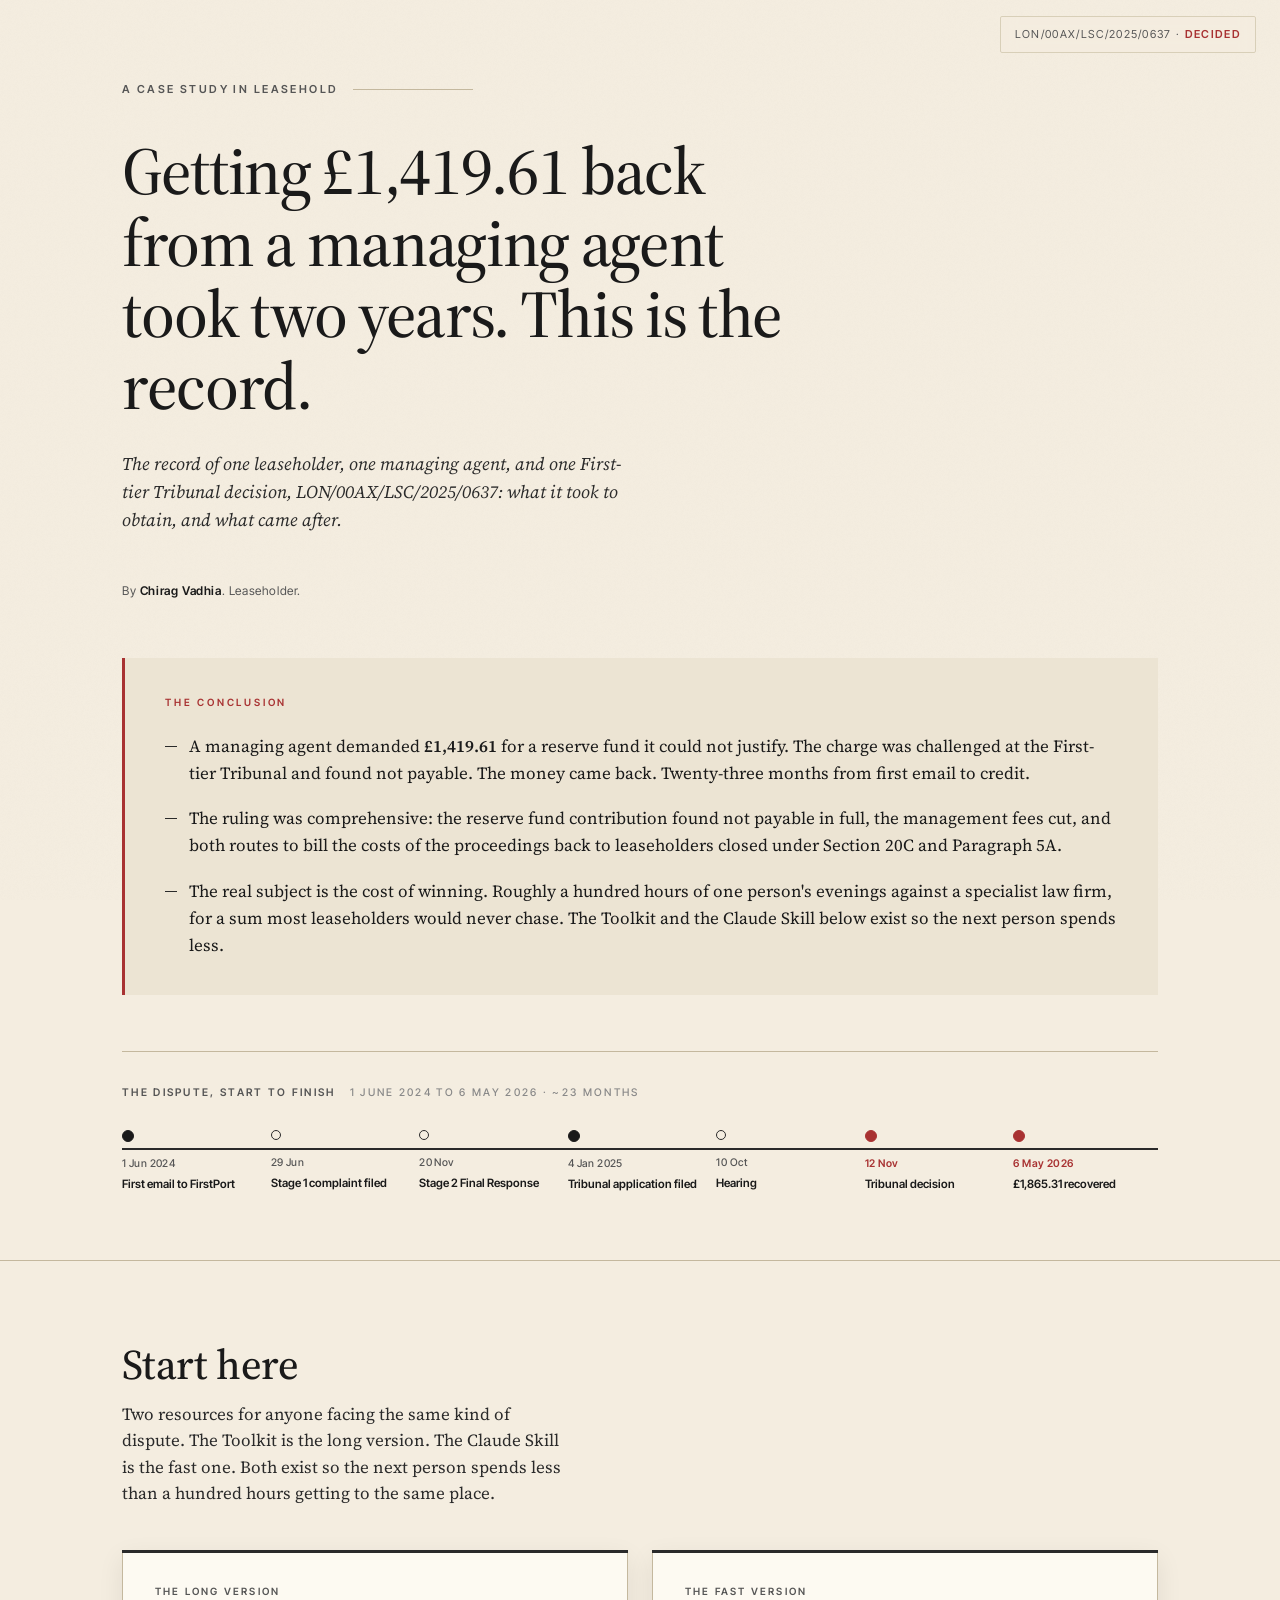
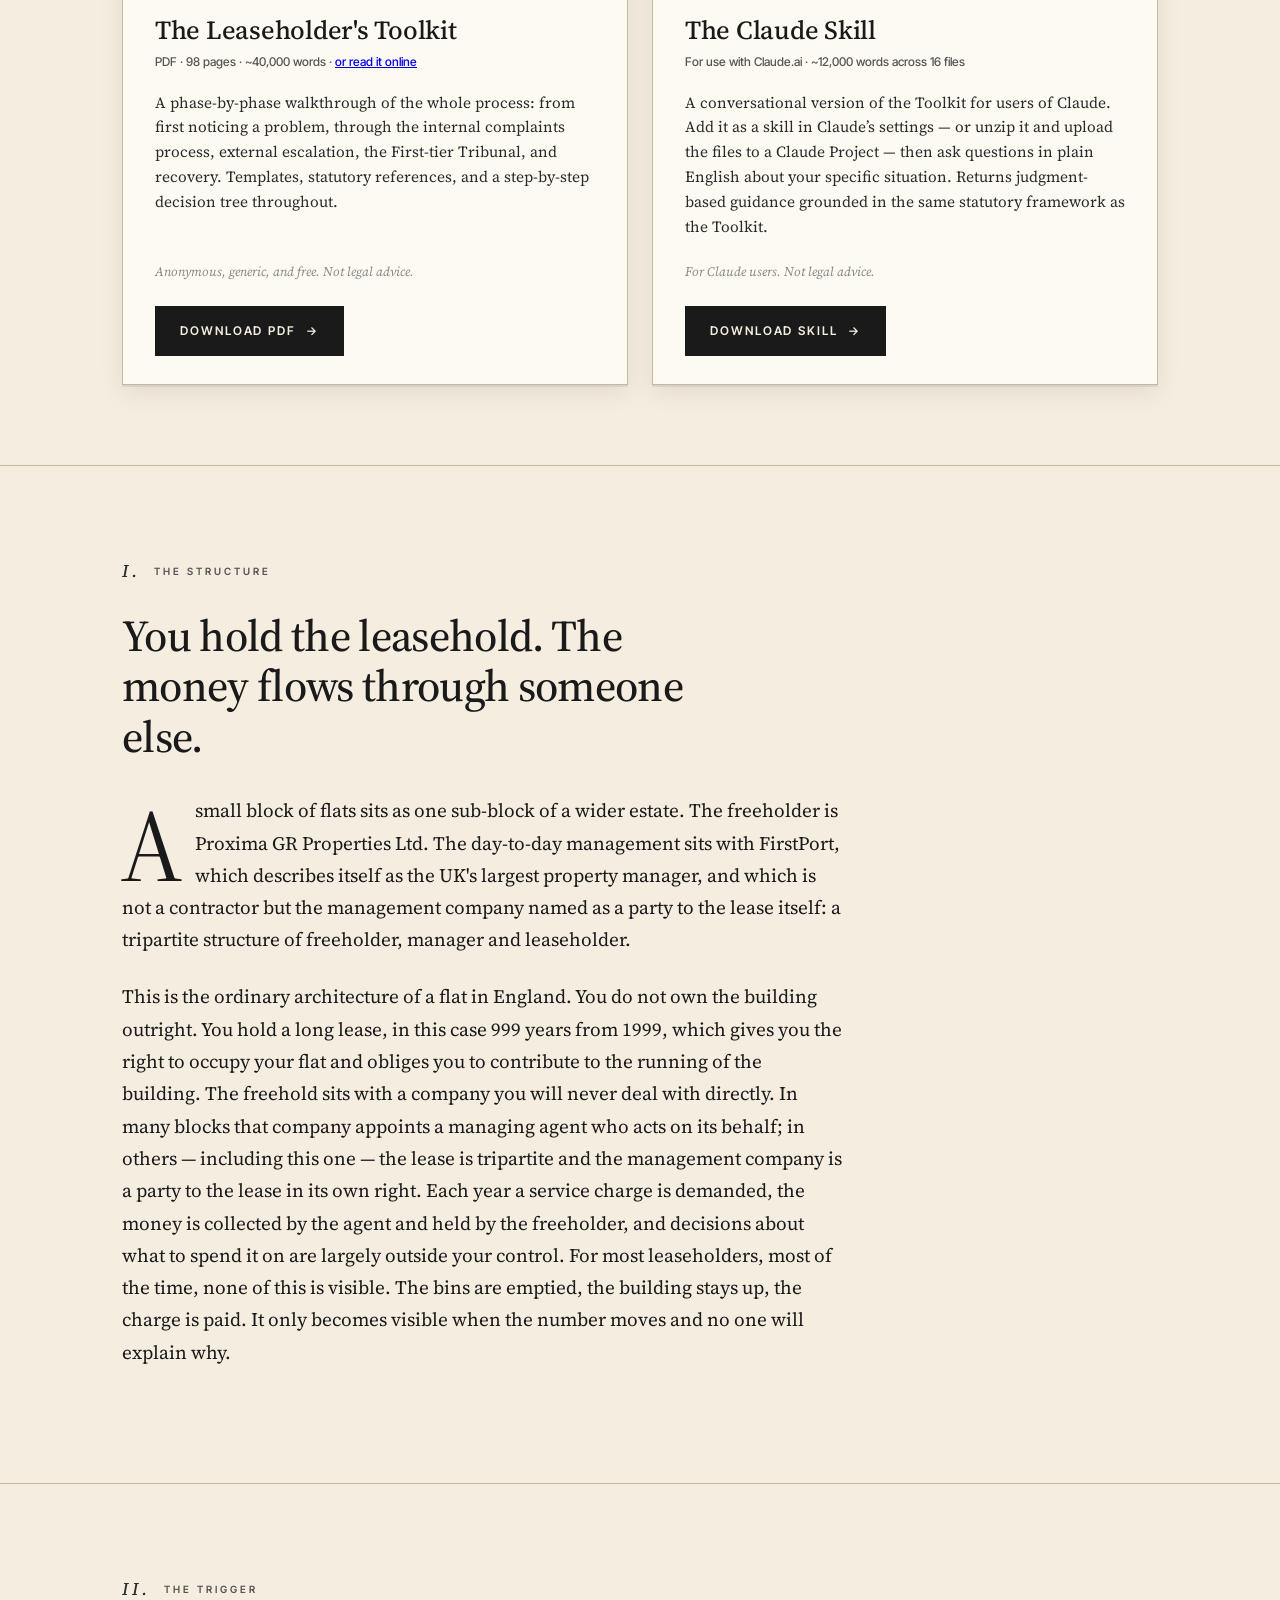
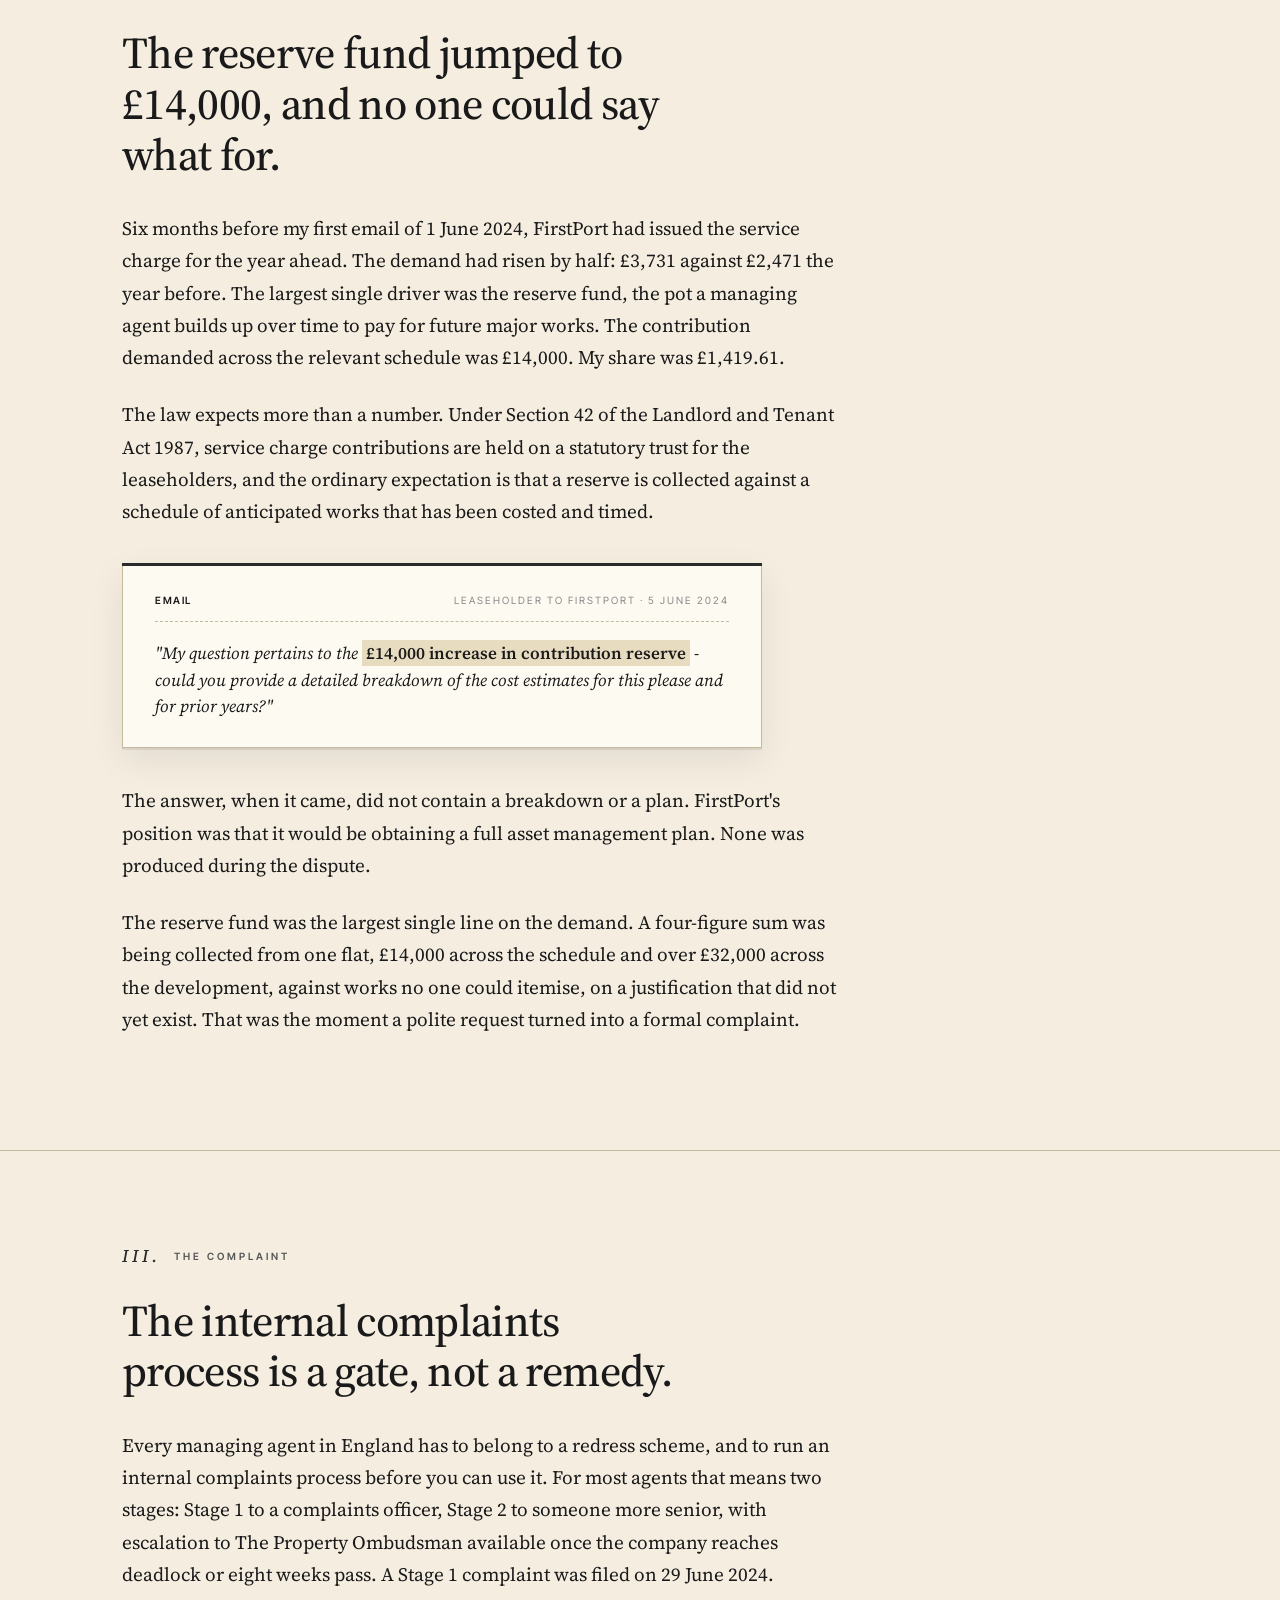
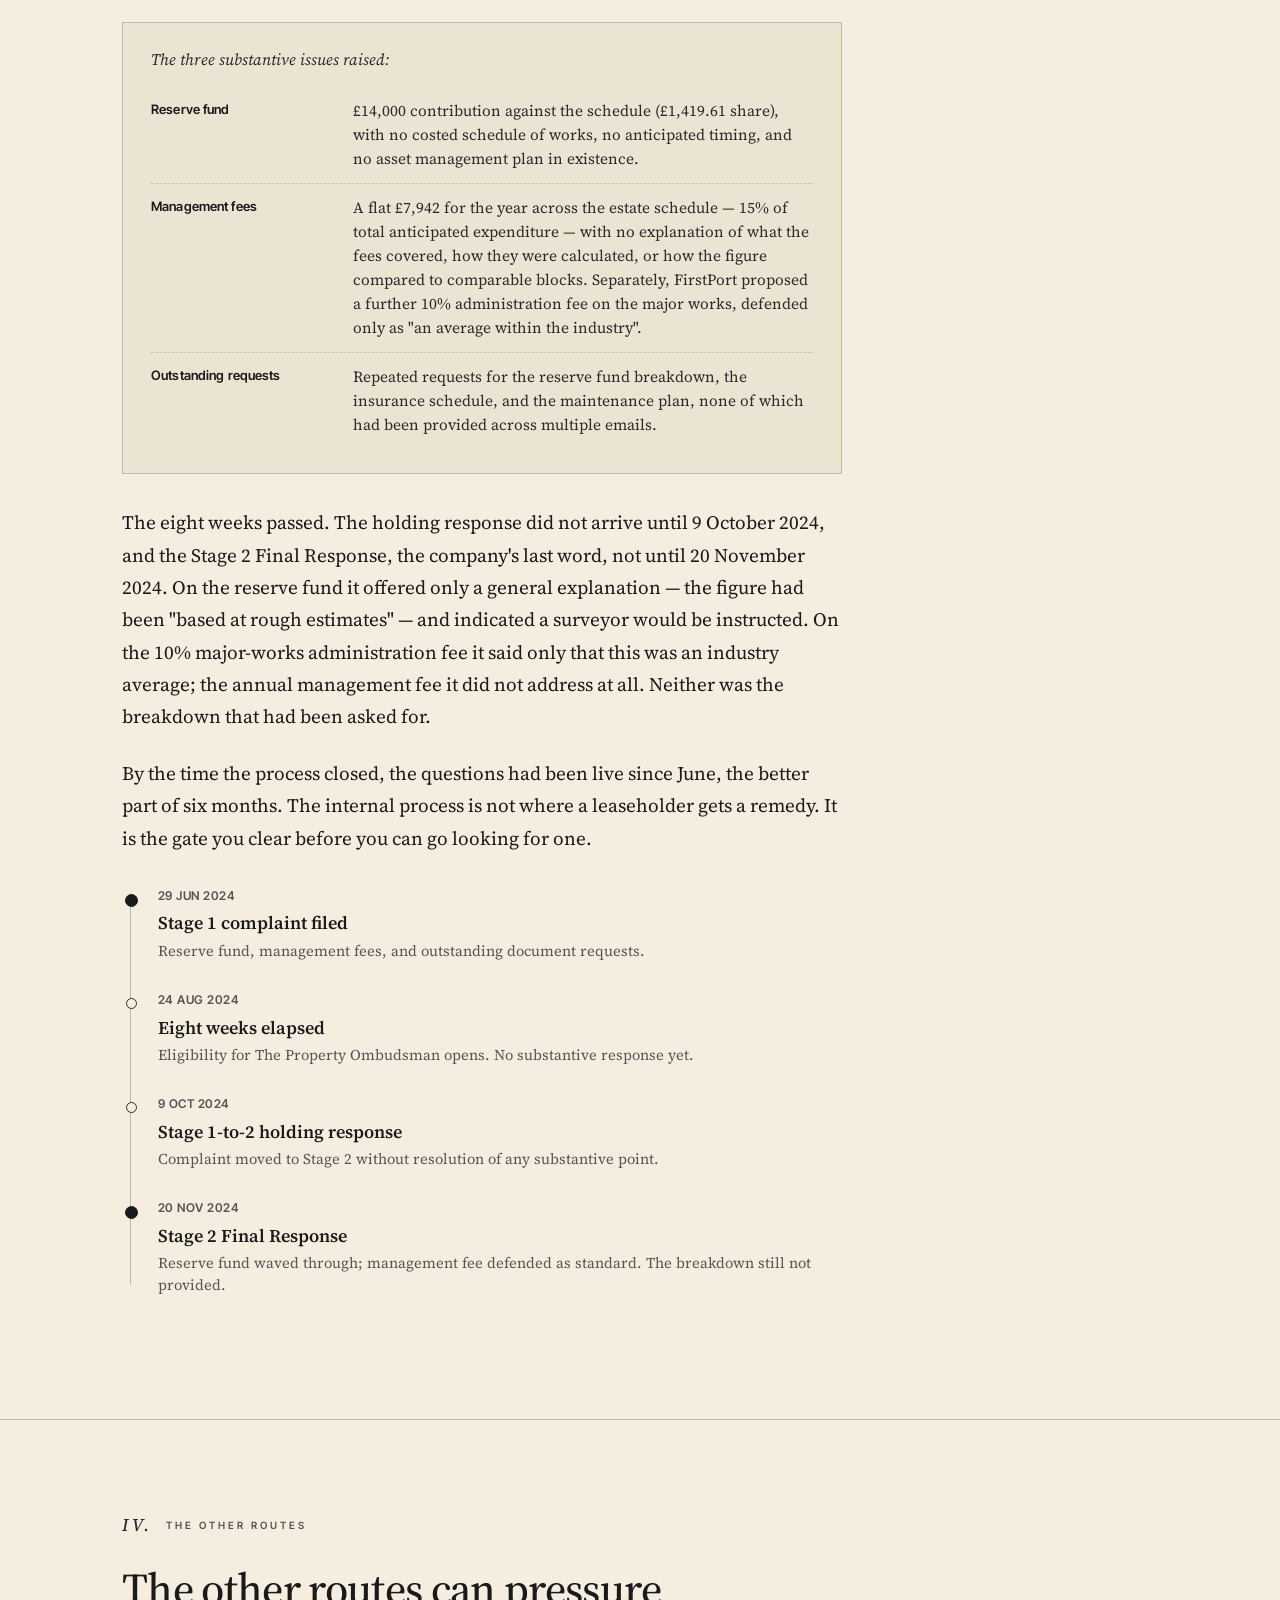
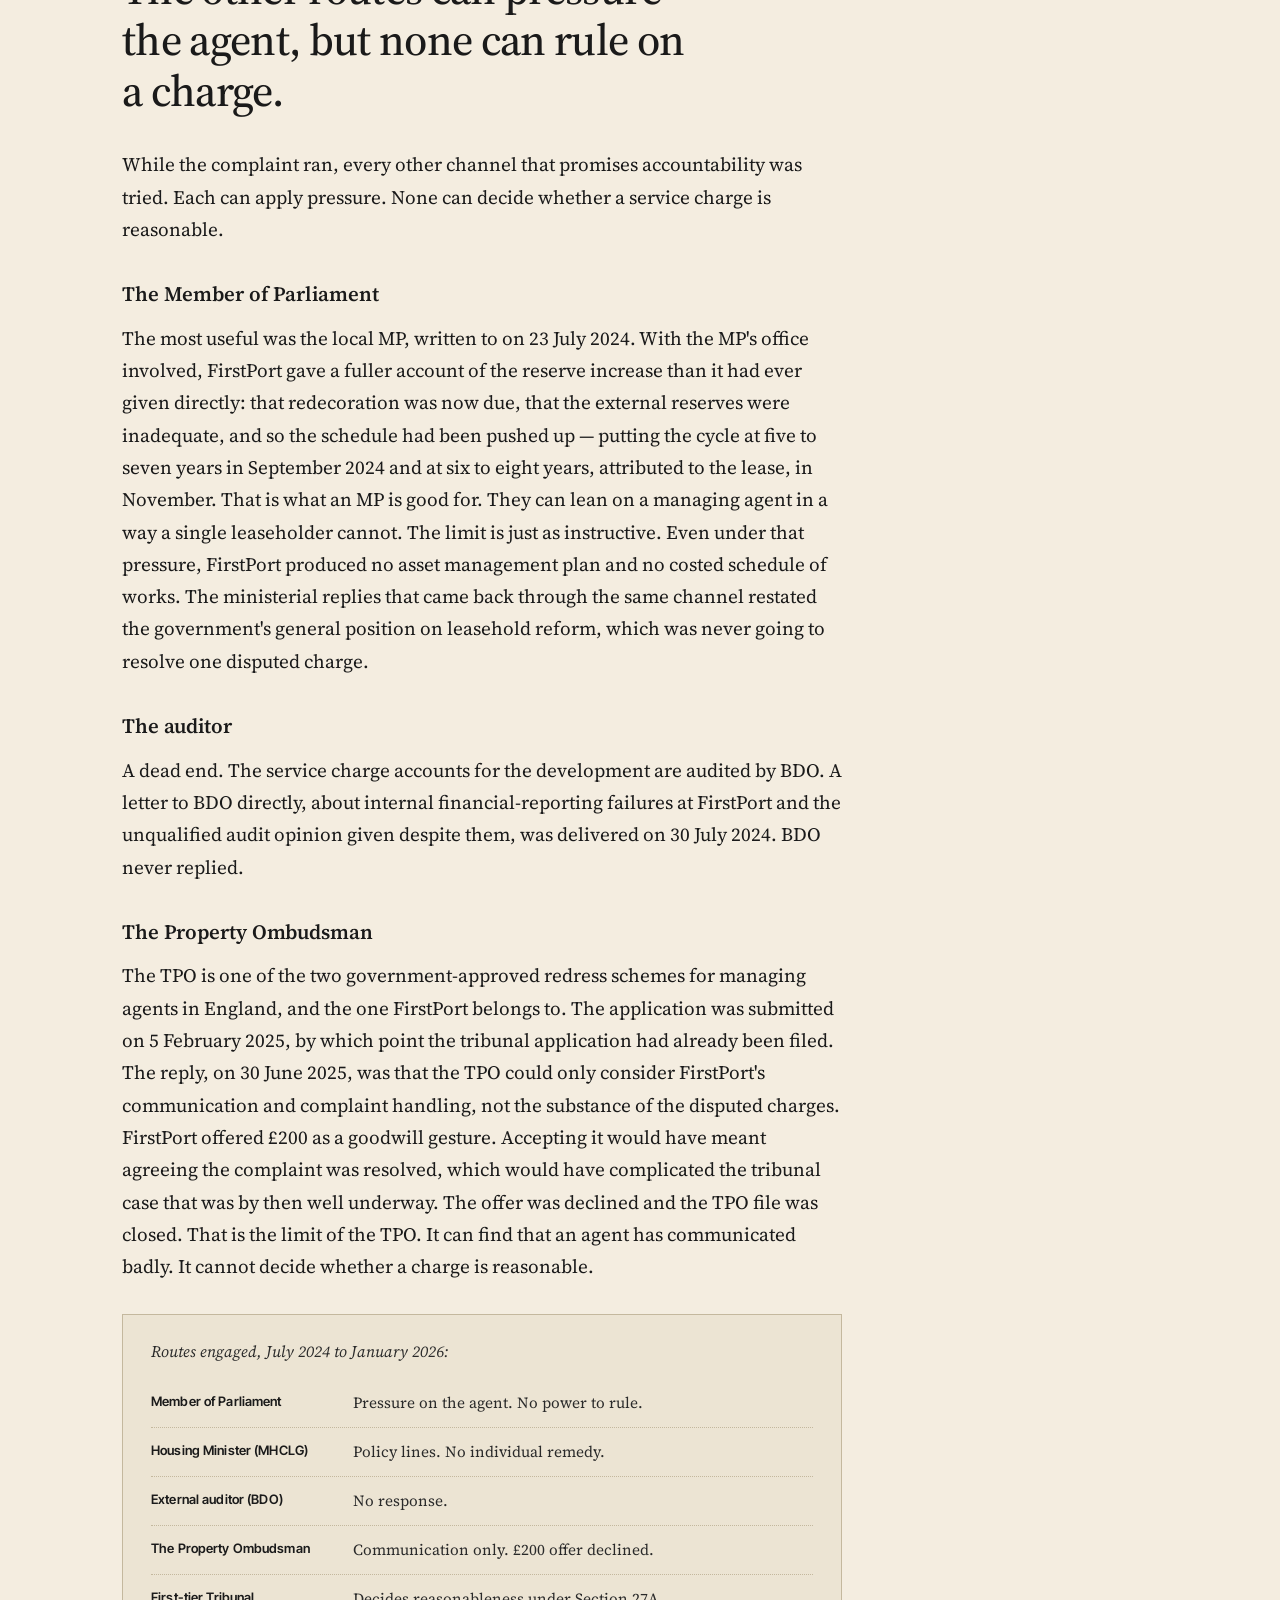
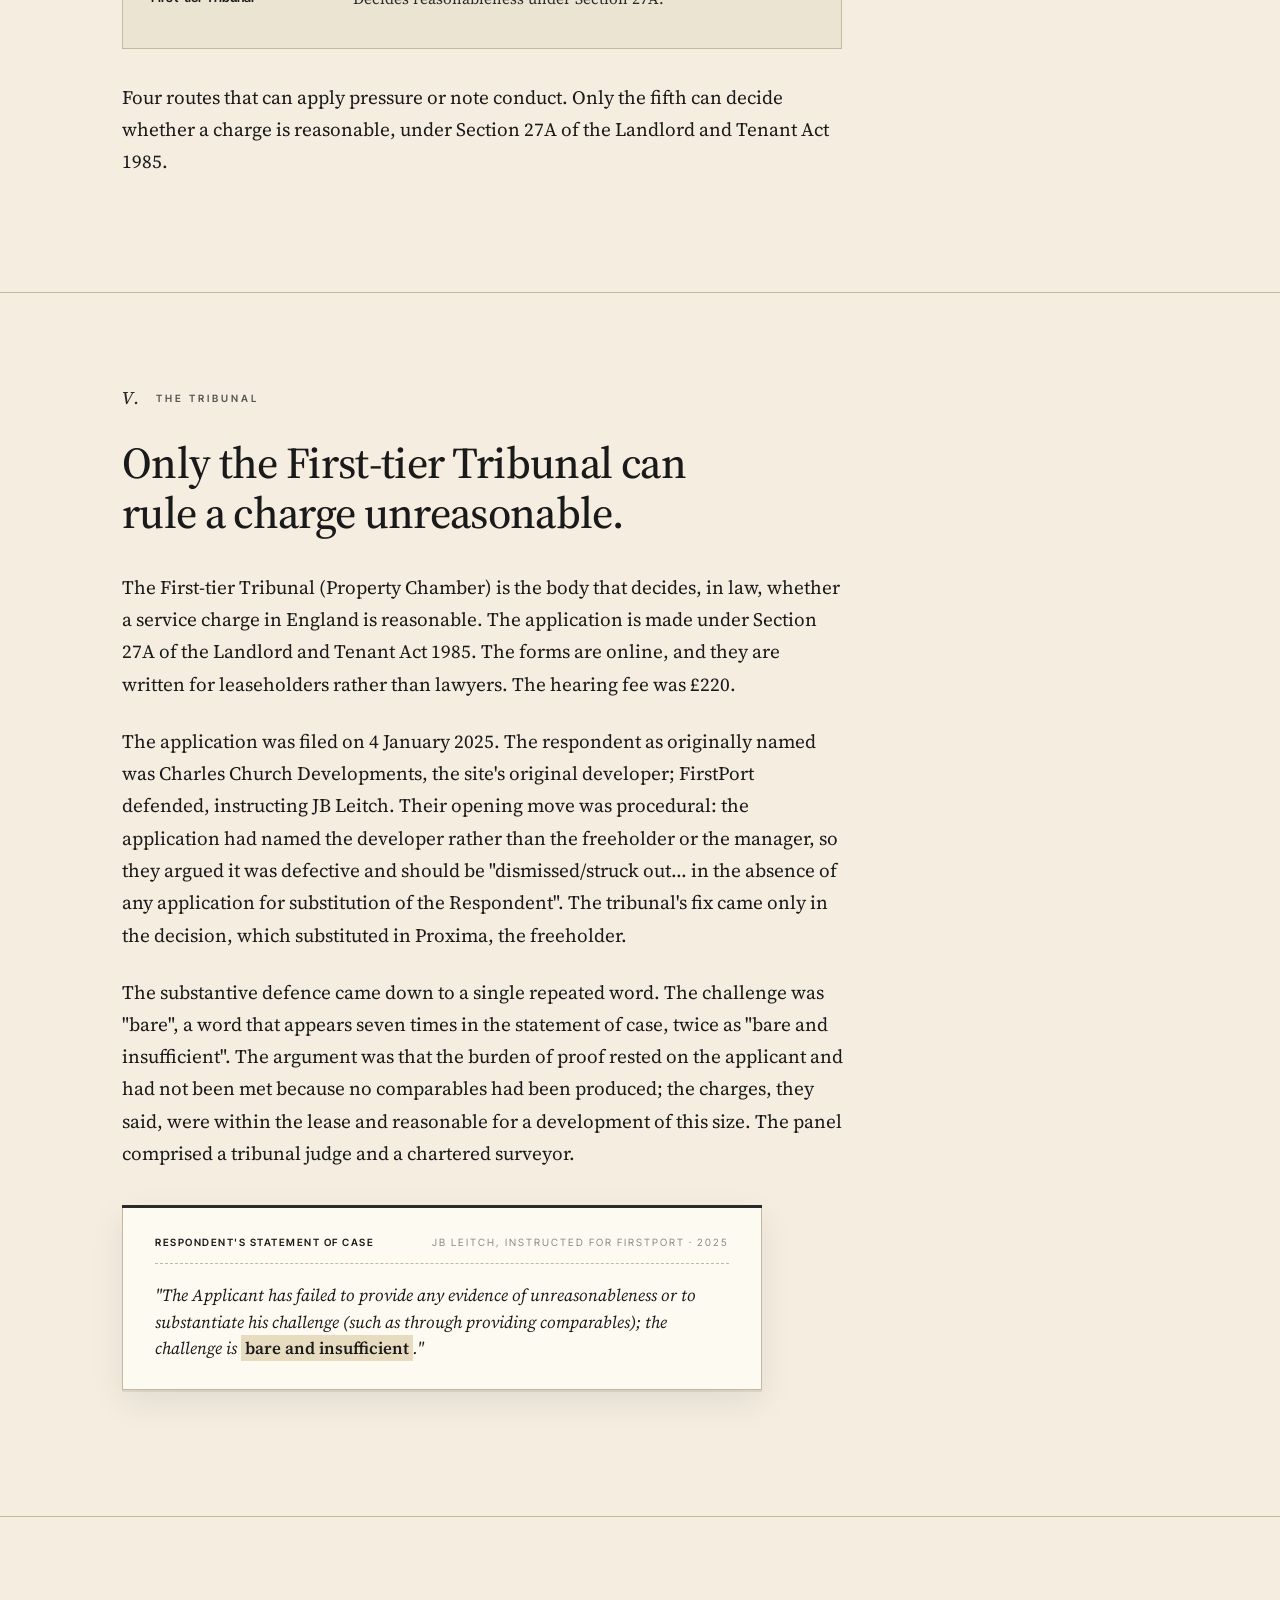
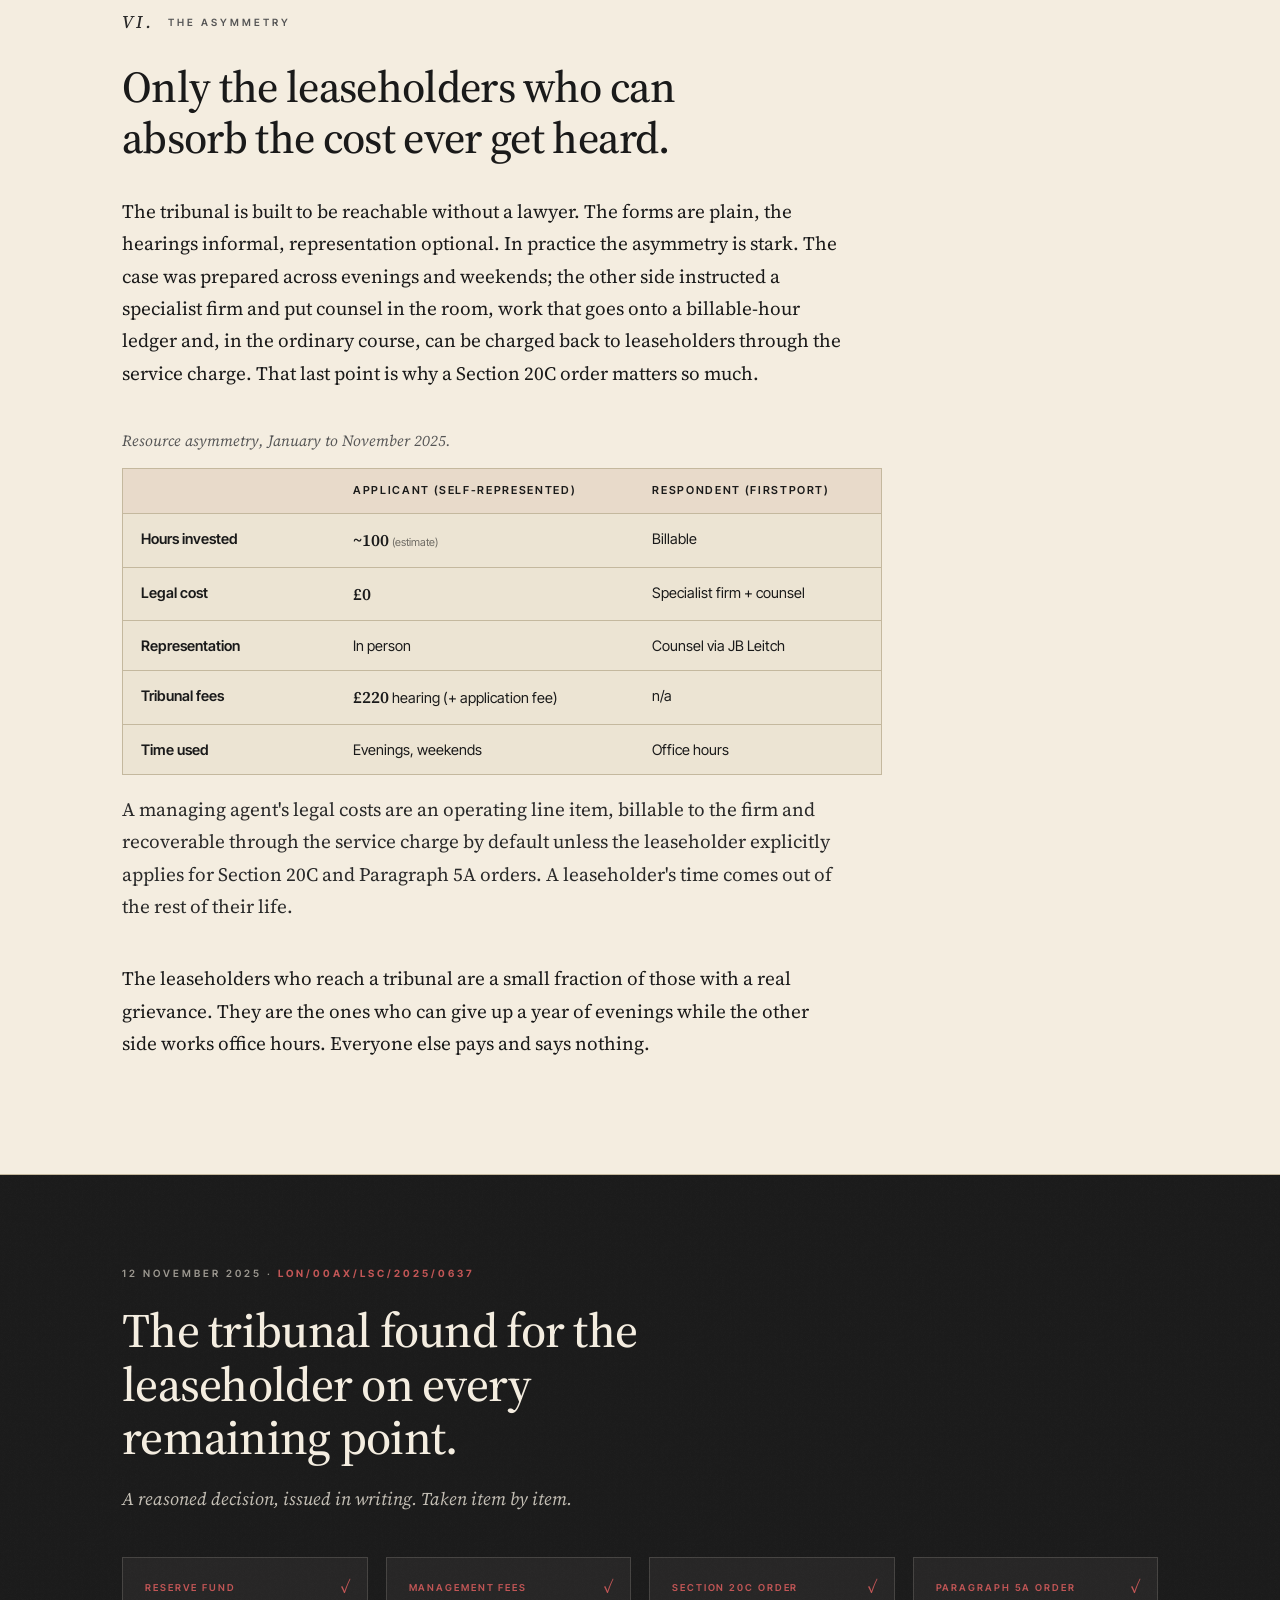
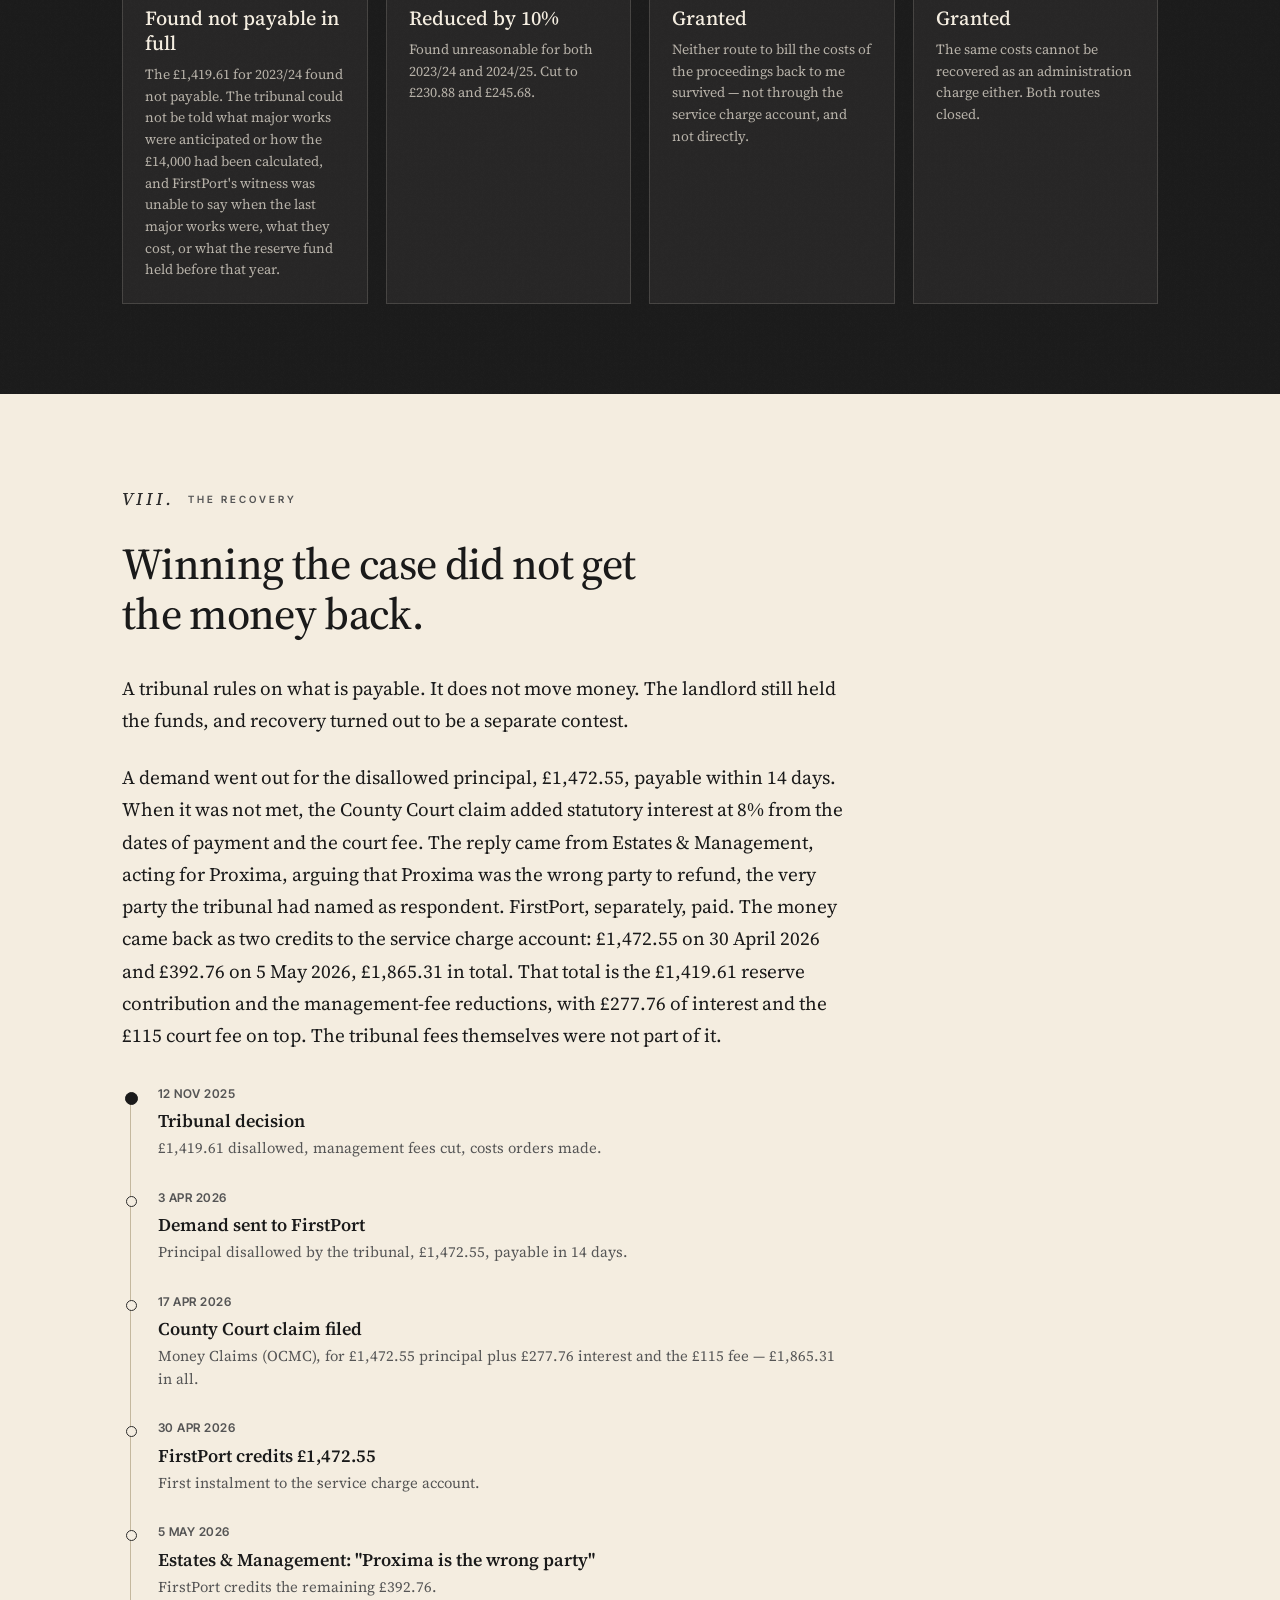
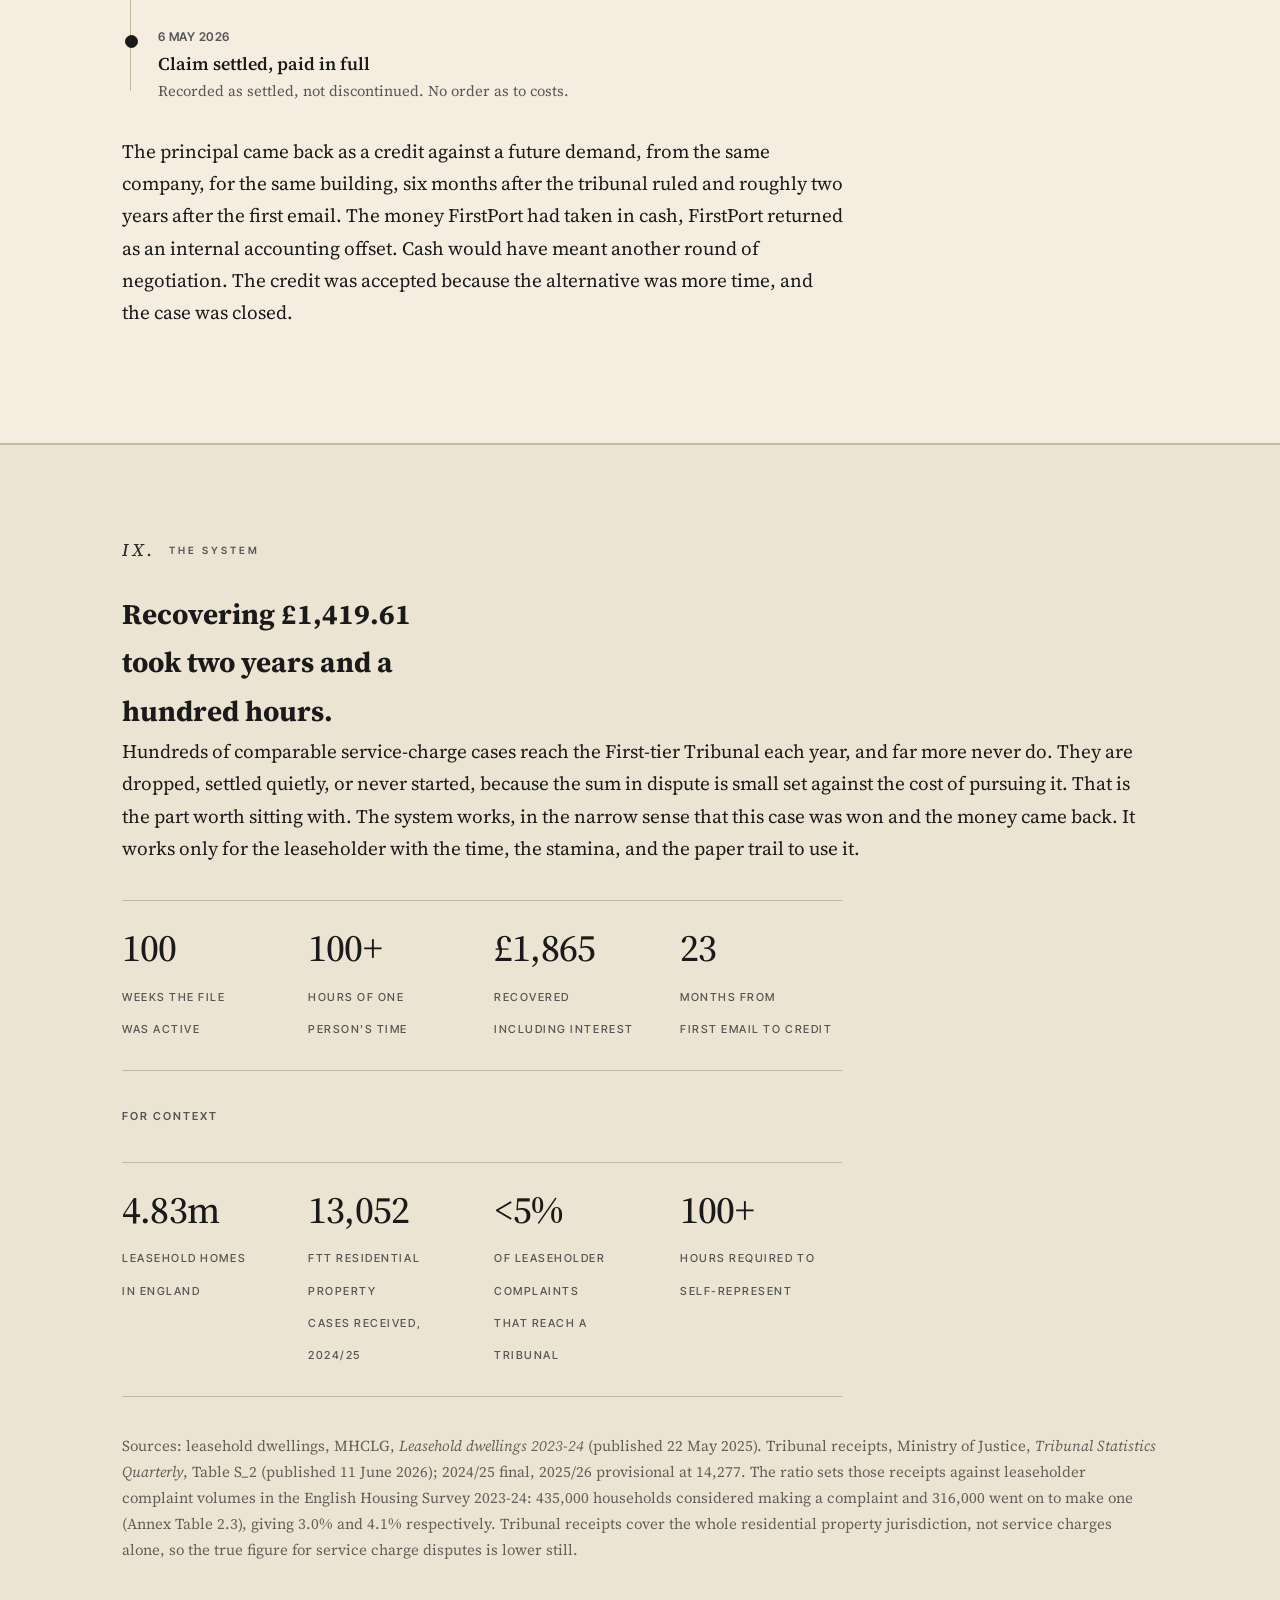
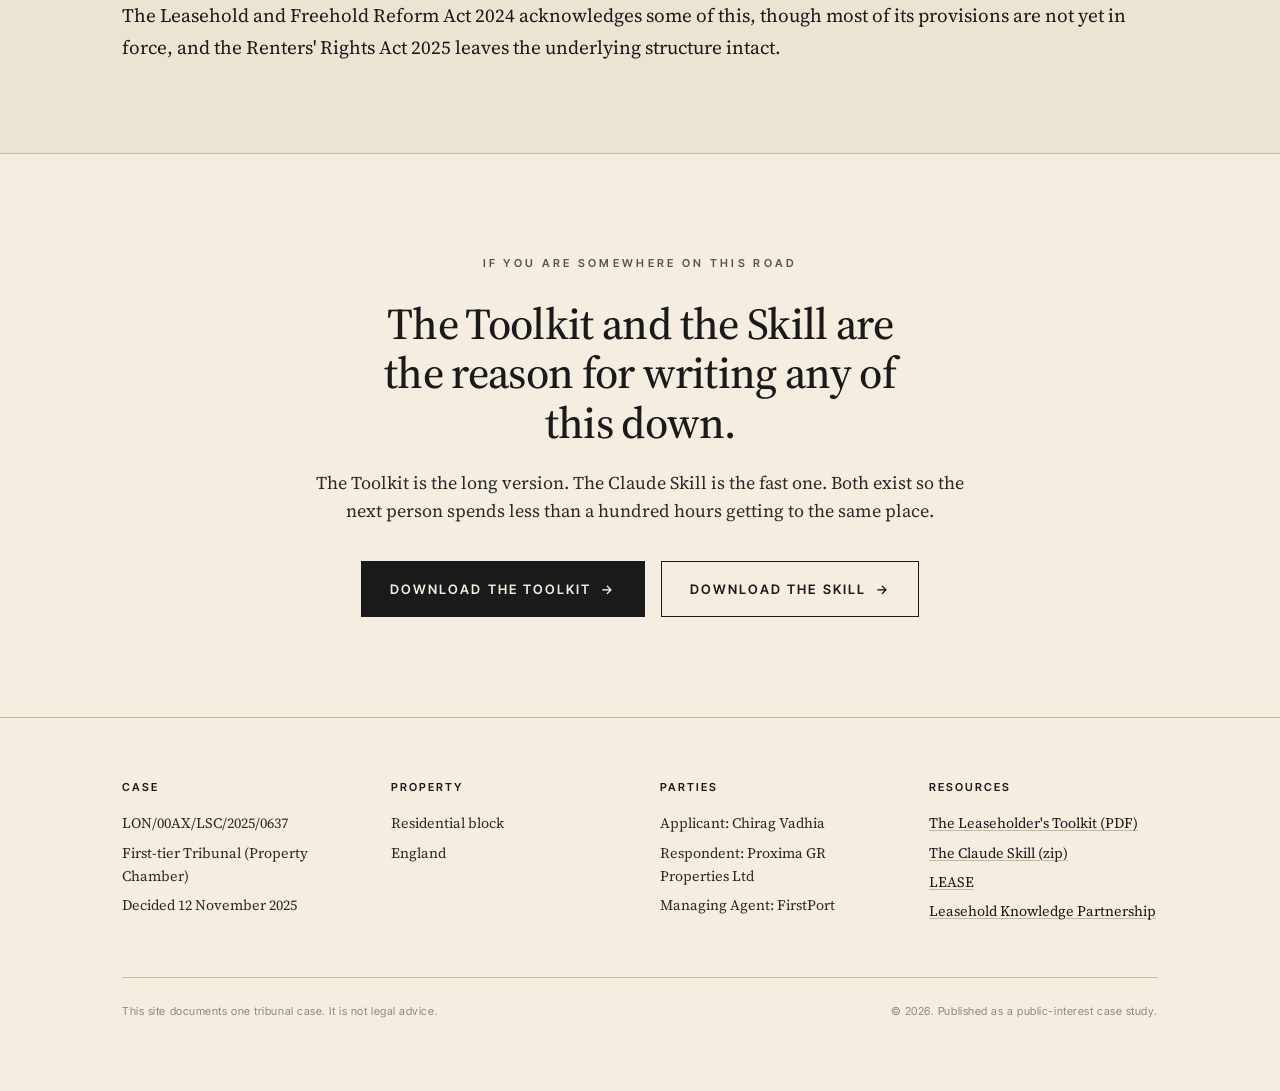
<file: index.html>
<!DOCTYPE html>
<html lang="en">
<head>
<meta charset="UTF-8">
<meta name="viewport" content="width=device-width, initial-scale=1.0">
<meta name="color-scheme" content="light">
<meta name="theme-color" content="#f4ede0">
<meta name="supported-color-schemes" content="light">
<title>A Case Study in Leasehold · LON/00AX/LSC/2025/0637</title>
<meta name="description" content="The record of one leaseholder, one managing agent, and one First-tier Tribunal decision: what it took to obtain, and what came after.">

<link rel="preconnect" href="https://fonts.googleapis.com">
<link rel="preconnect" href="https://fonts.gstatic.com" crossorigin>
<link href="https://fonts.googleapis.com/css2?family=Source+Serif+4:ital,opsz,wght@0,8..60,300;0,8..60,400;0,8..60,500;0,8..60,600;0,8..60,700;1,8..60,400&family=Inter+Tight:wght@400;500;600;700&display=swap" rel="stylesheet">

<style>
:root {
  color-scheme: light only;
  --paper: #f4ede0;
  --paper-dim: #ece4d3;
  --ink: #1a1a1a;
  --ink-soft: #2a2a2a;
  --ink-fade: #555;
  --ink-faint: #888;
  --rule: #c4b89e;
  --rule-faint: #d8cfb8;
  --accent: #a83232;
  --accent-soft: #c25656;
  --highlight: #e8dcc0;
  --shadow: rgba(20, 15, 5, 0.08);
  --container: 1100px;
}

* { margin: 0; padding: 0; box-sizing: border-box; }

html {
  scroll-behavior: smooth;
  -webkit-font-smoothing: antialiased;
  -moz-osx-font-smoothing: grayscale;
  color-scheme: light only;
  background: #f4ede0;
}

body {
  font-family: 'Source Serif 4', Georgia, serif;
  background: #f4ede0;
  color: #1a1a1a;
  font-size: 19px;
  line-height: 1.7;
  font-weight: 400;
  font-variation-settings: "opsz" 18;
  overflow-x: hidden;
}

body::before {
  content: '';
  position: fixed;
  inset: 0;
  background-image: url("data:image/svg+xml,%3Csvg xmlns='http://www.w3.org/2000/svg' width='200' height='200'%3E%3Cfilter id='n'%3E%3CfeTurbulence baseFrequency='0.85' numOctaves='3' stitchTiles='stitch'/%3E%3CfeColorMatrix values='0 0 0 0 0.4 0 0 0 0 0.35 0 0 0 0 0.25 0 0 0 0.06 0'/%3E%3C/filter%3E%3Crect width='100%25' height='100%25' filter='url(%23n)'/%3E%3C/svg%3E");
  pointer-events: none;
  z-index: 1;
  opacity: 0.5;
}

.container {
  max-width: var(--container);
  margin: 0 auto;
  padding: 0 32px;
  position: relative;
  z-index: 2;
}

.progress-rail {
  position: fixed;
  top: 0; left: 0; right: 0;
  height: 2px;
  background: transparent;
  z-index: 100;
}

.progress-bar {
  height: 100%;
  background: var(--accent);
  width: 0%;
  transition: width 0.1s linear;
}

.nav {
  position: fixed;
  top: 16px;
  right: 24px;
  z-index: 50;
  font-family: 'Inter Tight', sans-serif;
  font-size: 11px;
  letter-spacing: 0.12em;
  text-transform: uppercase;
  color: var(--ink-fade);
  background: rgba(244, 237, 224, 0.85);
  backdrop-filter: blur(8px);
  padding: 8px 14px;
  border: 1px solid var(--rule-faint);
  border-radius: 2px;
}

.nav .case-ref { color: var(--accent); font-weight: 600; }

/* HERO */
.hero {
  padding: 80px 0 60px;
  position: relative;
  z-index: 2;
  border-bottom: 1px solid var(--rule);
}

.hero-eyebrow {
  font-family: 'Inter Tight', sans-serif;
  font-size: 11px;
  letter-spacing: 0.22em;
  text-transform: uppercase;
  color: var(--ink-fade);
  margin-bottom: 36px;
  font-weight: 600;
  display: flex;
  align-items: center;
  gap: 14px;
}

.hero-eyebrow::after {
  content: '';
  flex: 1;
  height: 1px;
  background: var(--rule);
  max-width: 120px;
}

.hero h1 {
  font-family: 'Source Serif 4', serif;
  font-size: clamp(38px, 5.2vw, 72px);
  font-weight: 500;
  line-height: 1.08;
  letter-spacing: -0.02em;
  margin-bottom: 28px;
  font-variation-settings: "opsz" 60;
  max-width: 22ch;
  color: var(--ink);
}

.hero-deck {
  font-size: clamp(17px, 1.4vw, 21px);
  line-height: 1.55;
  max-width: 56ch;
  color: var(--ink-soft);
  font-weight: 400;
  font-style: italic;
  margin-bottom: 48px;
}

.hero-byline {
  font-family: 'Inter Tight', sans-serif;
  font-size: 12px;
  letter-spacing: 0.05em;
  color: var(--ink-fade);
  margin-bottom: 48px;
}

.hero-byline strong { color: var(--ink); font-weight: 600; }

/* CONCLUSION BLOCK */
.conclusion-block {
  margin: 56px 0 40px;
  padding: 36px 40px;
  background: var(--paper-dim);
  border-left: 3px solid var(--accent);
}

.conclusion-label {
  font-family: 'Inter Tight', sans-serif;
  font-size: 10px;
  letter-spacing: 0.28em;
  text-transform: uppercase;
  color: var(--accent);
  font-weight: 600;
  margin-bottom: 22px;
}

.conclusion-list {
  list-style: none;
  padding: 0;
  margin: 0;
}

.conclusion-list li {
  font-family: 'Source Serif 4', serif;
  font-size: 17px;
  line-height: 1.6;
  color: var(--ink);
  margin-bottom: 18px;
  padding-left: 24px;
  position: relative;
}

.conclusion-list li:last-child { margin-bottom: 0; }

.conclusion-list li::before {
  content: '';
  position: absolute;
  left: 0;
  top: 13px;
  width: 12px;
  height: 1px;
  background: var(--ink-soft);
}

.conclusion-list strong { font-weight: 600; color: var(--ink); }

/* HORIZONTAL TIMELINE */
.hero-timeline {
  margin: 56px 0 0;
  padding-top: 32px;
  border-top: 1px solid var(--rule);
}

.hero-timeline-label {
  font-family: 'Inter Tight', sans-serif;
  font-size: 10.5px;
  letter-spacing: 0.22em;
  text-transform: uppercase;
  color: var(--ink-fade);
  font-weight: 600;
  margin-bottom: 28px;
  display: flex;
  align-items: center;
  gap: 14px;
  flex-wrap: wrap;
}

.hero-timeline-label .duration {
  color: var(--ink-faint);
  font-weight: 500;
}

.htl-track {
  position: relative;
  padding: 0 0 8px;
}

.htl-line {
  position: absolute;
  top: 18px;
  left: 0;
  right: 0;
  height: 2px;
  background: var(--rule);
}

.htl-line-progress {
  position: absolute;
  top: 18px;
  left: 0;
  height: 2px;
  background: var(--ink-soft);
  width: 0;
  transition: width 1.6s cubic-bezier(0.16, 1, 0.3, 1) 0.4s;
}

.htl-events {
  display: grid;
  grid-template-columns: repeat(7, 1fr);
  position: relative;
  gap: 4px;
}

.htl-event {
  position: relative;
  text-align: left;
  opacity: 0;
  transform: translateY(8px);
  transition: opacity 0.6s ease, transform 0.6s ease;
}

.htl-track.active .htl-event { opacity: 1; transform: translateY(0); }

.htl-track.active .htl-event:nth-child(1) { transition-delay: 0.6s; }
.htl-track.active .htl-event:nth-child(2) { transition-delay: 0.8s; }
.htl-track.active .htl-event:nth-child(3) { transition-delay: 1.0s; }
.htl-track.active .htl-event:nth-child(4) { transition-delay: 1.2s; }
.htl-track.active .htl-event:nth-child(5) { transition-delay: 1.4s; }
.htl-track.active .htl-event:nth-child(6) { transition-delay: 1.6s; }
.htl-track.active .htl-event:nth-child(7) { transition-delay: 1.8s; }

.htl-dot {
  width: 10px;
  height: 10px;
  border-radius: 50%;
  background: var(--paper);
  border: 1.5px solid var(--ink-soft);
  margin-bottom: 14px;
  position: relative;
  z-index: 2;
}

.htl-event.major .htl-dot {
  background: var(--ink);
  border-color: var(--ink);
  width: 12px;
  height: 12px;
  margin-bottom: 13px;
}

.htl-event.outcome .htl-dot {
  background: var(--accent);
  border-color: var(--accent);
  width: 12px;
  height: 12px;
  margin-bottom: 13px;
}

.htl-date {
  font-family: 'Inter Tight', sans-serif;
  font-size: 10.5px;
  color: var(--ink-fade);
  font-weight: 500;
  letter-spacing: 0.04em;
  margin-bottom: 4px;
  display: block;
}

.htl-event.outcome .htl-date { color: var(--accent); font-weight: 600; }

.htl-event-label {
  font-family: 'Inter Tight', sans-serif;
  font-size: 11.5px;
  font-weight: 600;
  line-height: 1.3;
  color: var(--ink);
  padding-right: 12px;
}

/* START HERE SECTION */
.start-here {
  padding: 80px 0;
  position: relative;
  z-index: 2;
  border-bottom: 1px solid var(--rule);
  background: var(--paper);
}

.start-here-header {
  margin-bottom: 44px;
}

.start-here h2 {
  font-family: 'Source Serif 4', serif;
  font-size: clamp(28px, 3.4vw, 42px);
  font-weight: 500;
  line-height: 1.1;
  letter-spacing: -0.015em;
  margin-bottom: 14px;
  font-variation-settings: "opsz" 36;
  max-width: 22ch;
  color: var(--ink);
}

.start-here-deck {
  font-size: 17px;
  line-height: 1.55;
  color: var(--ink-soft);
  max-width: 50ch;
}

.resource-grid {
  display: grid;
  grid-template-columns: repeat(auto-fit, minmax(380px, 1fr));
  gap: 24px;
}

.resource-card {
  background: #fdfaf2;
  border: 1px solid var(--rule);
  padding: 32px 32px 28px;
  position: relative;
  display: flex;
  flex-direction: column;
  box-shadow: 0 2px 0 var(--shadow), 0 8px 24px var(--shadow);
  transition: transform 0.2s, box-shadow 0.2s;
}

.resource-card:hover {
  transform: translateY(-2px);
  box-shadow: 0 2px 0 var(--shadow), 0 16px 36px var(--shadow);
}

.resource-card::before {
  content: '';
  position: absolute;
  top: -1px;
  left: -1px;
  right: -1px;
  height: 3px;
  background: var(--ink-soft);
}

.resource-tag {
  font-family: 'Inter Tight', sans-serif;
  font-size: 10px;
  letter-spacing: 0.22em;
  text-transform: uppercase;
  color: var(--ink-fade);
  font-weight: 600;
  margin-bottom: 16px;
}

.resource-card h3 {
  font-family: 'Source Serif 4', serif;
  font-size: 26px;
  font-weight: 500;
  line-height: 1.15;
  margin-bottom: 6px;
  letter-spacing: -0.01em;
  color: var(--ink);
}

.resource-meta {
  font-family: 'Inter Tight', sans-serif;
  font-size: 12px;
  color: var(--ink-fade);
  margin-bottom: 18px;
  font-weight: 500;
}

.resource-card p {
  font-family: 'Source Serif 4', serif;
  font-size: 15.5px;
  line-height: 1.6;
  color: var(--ink-soft);
  margin-bottom: 22px;
  flex-grow: 1;
}

.resource-card .disclaimer {
  font-family: 'Source Serif 4', serif;
  font-size: 13px;
  color: var(--ink-faint);
  font-style: italic;
  margin-bottom: 22px;
}

.resource-button {
  display: inline-flex;
  align-items: center;
  gap: 10px;
  font-family: 'Inter Tight', sans-serif;
  font-size: 12px;
  letter-spacing: 0.16em;
  text-transform: uppercase;
  font-weight: 600;
  padding: 14px 24px;
  background: var(--ink);
  color: var(--paper);
  text-decoration: none;
  border: 1px solid var(--ink);
  align-self: flex-start;
  transition: background 0.2s, border-color 0.2s;
}

.resource-button:hover {
  background: var(--accent);
  border-color: var(--accent);
}

.resource-button .arrow { transition: transform 0.2s; }
.resource-button:hover .arrow { transform: translateX(4px); }

/* ARTICLE BODY */
.section {
  padding: 90px 0;
  position: relative;
  z-index: 2;
  border-bottom: 1px solid var(--rule);
}

.section-mark {
  font-family: 'Inter Tight', sans-serif;
  font-size: 10px;
  letter-spacing: 0.3em;
  text-transform: uppercase;
  color: var(--ink-fade);
  font-weight: 600;
  margin-bottom: 24px;
  display: flex;
  align-items: center;
  gap: 14px;
}

.section-mark .num {
  font-family: 'Source Serif 4', serif;
  font-style: italic;
  font-size: 18px;
  font-weight: 500;
  color: var(--ink-soft);
}

.section h2 {
  font-family: 'Source Serif 4', serif;
  font-size: clamp(28px, 3.6vw, 44px);
  font-weight: 500;
  line-height: 1.15;
  letter-spacing: -0.015em;
  margin-bottom: 32px;
  max-width: 26ch;
  font-variation-settings: "opsz" 40;
  color: var(--ink);
}

.section h3 {
  font-family: 'Source Serif 4', serif;
  font-size: clamp(19px, 1.6vw, 24px);
  font-weight: 600;
  line-height: 1.3;
  margin-top: 36px;
  margin-bottom: 14px;
  letter-spacing: -0.005em;
  max-width: 30ch;
  color: var(--ink);
}

.section p {
  max-width: 38em;
  margin-bottom: 1.3em;
  font-size: 19px;
  line-height: 1.7;
}

.section p strong { font-weight: 600; }
.section p em { font-style: italic; }

.section p a {
  color: var(--accent);
  text-decoration: underline;
  text-decoration-thickness: 1px;
  text-underline-offset: 2px;
  transition: text-decoration-thickness 0.15s;
}

.section p a:hover { text-decoration-thickness: 2px; }

.dropcap::first-letter {
  font-family: 'Source Serif 4', serif;
  font-size: 5.4em;
  font-weight: 400;
  float: left;
  line-height: 0.85;
  margin: 8px 12px 0 -2px;
  color: var(--ink);
  font-variation-settings: "opsz" 60;
}

/* DOCUMENT CARDS (quotes) */
.doc-card {
  background: #fdfaf2;
  border: 1px solid var(--rule);
  box-shadow: 0 2px 0 var(--shadow), 0 12px 32px var(--shadow);
  padding: 28px 32px;
  margin: 36px 0;
  max-width: 640px;
  position: relative;
}

.doc-card::before {
  content: '';
  position: absolute;
  top: -1px; left: -1px; right: -1px;
  height: 3px;
  background: var(--ink-soft);
}

.doc-card .doc-meta {
  font-family: 'Inter Tight', sans-serif;
  font-size: 10px;
  letter-spacing: 0.2em;
  text-transform: uppercase;
  color: var(--ink-faint);
  margin-bottom: 18px;
  padding-bottom: 12px;
  border-bottom: 1px dashed var(--rule);
  display: flex;
  justify-content: space-between;
  flex-wrap: wrap;
  gap: 12px;
}

.doc-card .doc-meta .doc-tag {
  font-weight: 600;
  color: var(--ink);
  letter-spacing: 0.15em;
}

.doc-card blockquote {
  font-family: 'Source Serif 4', serif;
  font-size: 17px;
  line-height: 1.55;
  color: var(--ink);
  font-style: italic;
  margin: 0;
  padding: 0;
  border: none;
  max-width: none;
}

.doc-card blockquote .highlight-text {
  background: var(--highlight);
  padding: 1px 4px;
  font-weight: 600;
  font-style: normal;
}

/* FACT LIST */
.fact-list {
  margin: 32px 0;
  padding: 24px 28px;
  background: var(--paper-dim);
  border: 1px solid var(--rule);
  max-width: 720px;
}

.fact-list-title {
  font-family: 'Source Serif 4', serif;
  font-style: italic;
  font-size: 16px;
  color: var(--ink-soft);
  margin-bottom: 16px;
  line-height: 1.5;
}

.fact-list ul {
  list-style: none;
  padding: 0;
  margin: 0;
}

.fact-list ul li {
  font-size: 15.5px;
  line-height: 1.55;
  color: var(--ink);
  padding: 12px 0;
  border-bottom: 1px dotted var(--rule);
  display: grid;
  grid-template-columns: minmax(160px, 1fr) 2.5fr;
  gap: 18px;
}

.fact-list ul li:last-child { border-bottom: none; }
.fact-list ul li .key {
  font-family: 'Inter Tight', sans-serif;
  font-size: 13px;
  font-weight: 600;
  color: var(--ink);
  letter-spacing: 0.01em;
}
.fact-list ul li .val {
  font-family: 'Source Serif 4', serif;
  color: var(--ink-soft);
}

/* TIMELINE (in body) */
.timeline {
  margin: 32px 0;
  position: relative;
  max-width: 720px;
}

.timeline::before {
  content: '';
  position: absolute;
  left: 8px;
  top: 12px;
  bottom: 12px;
  width: 1px;
  background: var(--rule);
}

.tl-item {
  position: relative;
  padding-left: 36px;
  padding-bottom: 28px;
}

.tl-item:last-child { padding-bottom: 0; }

.tl-item::before {
  content: '';
  position: absolute;
  left: 4px;
  top: 8px;
  width: 9px;
  height: 9px;
  border-radius: 50%;
  background: var(--paper);
  border: 1.5px solid var(--ink-soft);
}

.tl-item.major::before {
  background: var(--ink);
  border-color: var(--ink);
  width: 11px;
  height: 11px;
  left: 3px;
}

.tl-date {
  font-family: 'Inter Tight', sans-serif;
  font-size: 12px;
  color: var(--ink-fade);
  font-weight: 600;
  letter-spacing: 0.04em;
  margin-bottom: 4px;
  display: block;
}

.tl-event {
  font-family: 'Source Serif 4', serif;
  font-size: 18px;
  line-height: 1.4;
  font-weight: 600;
  margin-bottom: 4px;
  color: var(--ink);
}

.tl-detail {
  font-family: 'Source Serif 4', serif;
  font-size: 15px;
  color: var(--ink-fade);
  line-height: 1.5;
}

/* ASYMMETRY TABLE */
.asymmetry-wrap {
  margin: 40px 0;
  max-width: 760px;
}

.asym-caption {
  font-family: 'Source Serif 4', serif;
  font-style: italic;
  font-size: 15.5px;
  color: var(--ink-fade);
  margin-bottom: 16px;
  line-height: 1.5;
}

.asymmetry-table {
  width: 100%;
  border-collapse: collapse;
  background: var(--paper-dim);
  border: 1px solid var(--rule);
  font-family: 'Inter Tight', sans-serif;
}

.asymmetry-table th,
.asymmetry-table td {
  padding: 14px 18px;
  text-align: left;
  border-bottom: 1px solid var(--rule);
  font-size: 14.5px;
  line-height: 1.45;
  vertical-align: top;
}

.asymmetry-table th {
  background: rgba(168, 50, 50, 0.06);
  font-weight: 600;
  font-size: 11px;
  letter-spacing: 0.15em;
  text-transform: uppercase;
  color: var(--ink);
}

.asymmetry-table tr:last-child td { border-bottom: none; }
.asymmetry-table td:first-child {
  font-weight: 600;
  color: var(--ink);
  width: 28%;
}

.asymmetry-table td .figure {
  font-family: 'Source Serif 4', serif;
  font-size: 17px;
  font-weight: 600;
  color: var(--ink);
}

.asym-note {
  font-family: 'Source Serif 4', serif;
  font-size: 15.5px;
  color: var(--ink-soft);
  margin-top: 18px;
  line-height: 1.55;
  max-width: 38em;
}

/* DECISION BLOCK */
.decision {
  background: var(--ink);
  color: var(--paper);
  padding: 90px 0;
  position: relative;
  z-index: 2;
}

.decision::before {
  content: '';
  position: absolute;
  inset: 0;
  background-image: url("data:image/svg+xml,%3Csvg xmlns='http://www.w3.org/2000/svg' width='200' height='200'%3E%3Cfilter id='n'%3E%3CfeTurbulence baseFrequency='0.85' numOctaves='3' stitchTiles='stitch'/%3E%3CfeColorMatrix values='0 0 0 0 1 0 0 0 0 1 0 0 0 0 1 0 0 0 0.04 0'/%3E%3C/filter%3E%3Crect width='100%25' height='100%25' filter='url(%23n)'/%3E%3C/svg%3E");
  pointer-events: none;
  opacity: 0.6;
}

.decision-mark {
  font-family: 'Inter Tight', sans-serif;
  font-size: 10px;
  letter-spacing: 0.3em;
  text-transform: uppercase;
  color: rgba(244, 237, 224, 0.6);
  font-weight: 600;
  margin-bottom: 22px;
  position: relative;
}

.decision-mark strong { color: var(--accent-soft); }

.decision h2 {
  font-family: 'Source Serif 4', serif;
  font-size: clamp(30px, 4vw, 48px);
  font-weight: 500;
  line-height: 1.12;
  letter-spacing: -0.015em;
  margin-bottom: 20px;
  font-variation-settings: "opsz" 44;
  position: relative;
  max-width: 26ch;
  color: var(--paper);
}

.decision-deck {
  font-family: 'Source Serif 4', serif;
  font-style: italic;
  font-size: 18px;
  line-height: 1.55;
  max-width: 38em;
  color: rgba(244, 237, 224, 0.78);
  margin-bottom: 44px;
  position: relative;
}

.findings {
  display: grid;
  grid-template-columns: repeat(auto-fit, minmax(240px, 1fr));
  gap: 18px;
  position: relative;
}

.finding {
  background: rgba(244, 237, 224, 0.05);
  border: 1px solid rgba(244, 237, 224, 0.15);
  padding: 22px;
  position: relative;
}

.finding::before {
  content: '✓';
  position: absolute;
  top: 14px;
  right: 16px;
  font-family: 'Source Serif 4', serif;
  font-size: 18px;
  color: var(--accent-soft);
}

.finding-tag {
  font-family: 'Inter Tight', sans-serif;
  font-size: 9.5px;
  letter-spacing: 0.2em;
  text-transform: uppercase;
  color: var(--accent-soft);
  font-weight: 600;
  margin-bottom: 10px;
}

.finding-headline {
  font-family: 'Source Serif 4', serif;
  font-size: 20px;
  line-height: 1.25;
  font-weight: 500;
  margin-bottom: 8px;
  color: var(--paper);
}

.finding-detail {
  font-family: 'Source Serif 4', serif;
  font-size: 14px;
  line-height: 1.55;
  color: rgba(244, 237, 224, 0.7);
}

/* SYSTEM SECTION */
.system {
  background: var(--paper-dim);
  padding: 90px 0;
  position: relative;
  z-index: 2;
  border-top: 1px solid var(--rule);
  border-bottom: 1px solid var(--rule);
}

.system h2 { max-width: 22ch; }

.fig-row {
  display: grid;
  grid-template-columns: repeat(auto-fit, minmax(160px, 1fr));
  gap: 24px;
  margin: 36px 0;
  padding: 28px 0;
  border-top: 1px solid var(--rule);
  border-bottom: 1px solid var(--rule);
  max-width: 720px;
}

.fig { font-family: 'Source Serif 4', serif; }

.fig .figure {
  font-size: clamp(28px, 3vw, 40px);
  font-weight: 500;
  line-height: 1;
  letter-spacing: -0.02em;
  display: block;
  margin-bottom: 10px;
  color: var(--ink);
  font-variation-settings: "opsz" 44;
}

.fig .label {
  font-family: 'Inter Tight', sans-serif;
  font-size: 11px;
  letter-spacing: 0.14em;
  text-transform: uppercase;
  color: var(--ink-fade);
  font-weight: 500;
  line-height: 1.4;
}

.fig-context-label {
  font-family: 'Inter Tight', sans-serif;
  font-size: 11px;
  letter-spacing: 0.18em;
  text-transform: uppercase;
  color: var(--ink-fade);
  font-weight: 600;
  margin: 36px 0 0;
}

/* CLOSING CTA */
.cta-section {
  padding: 100px 0;
  text-align: center;
  position: relative;
  z-index: 2;
}

.cta-mark {
  font-family: 'Inter Tight', sans-serif;
  font-size: 11px;
  letter-spacing: 0.3em;
  text-transform: uppercase;
  color: var(--ink-fade);
  font-weight: 600;
  margin-bottom: 26px;
}

.cta-section h2 {
  font-family: 'Source Serif 4', serif;
  font-size: clamp(30px, 3.6vw, 44px);
  font-weight: 500;
  line-height: 1.12;
  letter-spacing: -0.015em;
  margin: 0 auto 22px;
  max-width: 24ch;
  font-variation-settings: "opsz" 40;
  color: var(--ink);
}

.cta-section p {
  font-size: 18px;
  line-height: 1.55;
  max-width: 36em;
  margin: 0 auto 36px;
  color: var(--ink-soft);
}

.cta-buttons {
  display: flex;
  gap: 16px;
  justify-content: center;
  flex-wrap: wrap;
}

.cta-button {
  display: inline-flex;
  align-items: center;
  gap: 10px;
  font-family: 'Inter Tight', sans-serif;
  font-size: 13px;
  letter-spacing: 0.16em;
  text-transform: uppercase;
  font-weight: 600;
  padding: 16px 28px;
  text-decoration: none;
  border: 1px solid var(--ink);
  transition: all 0.2s;
}

.cta-button.primary {
  background: var(--ink);
  color: var(--paper);
}

.cta-button.primary:hover {
  background: var(--accent);
  border-color: var(--accent);
}

.cta-button.secondary {
  background: transparent;
  color: var(--ink);
}

.cta-button.secondary:hover {
  background: var(--ink);
  color: var(--paper);
}

.cta-button .arrow { transition: transform 0.2s; }
.cta-button:hover .arrow { transform: translateX(4px); }

/* FOOTER */
footer {
  padding: 60px 0 70px;
  border-top: 1px solid var(--rule);
  background: var(--paper);
  position: relative;
  z-index: 2;
}

footer .foot-grid {
  display: grid;
  grid-template-columns: repeat(auto-fit, minmax(220px, 1fr));
  gap: 40px;
  margin-bottom: 48px;
}

footer h4 {
  font-family: 'Inter Tight', sans-serif;
  font-size: 11px;
  letter-spacing: 0.18em;
  text-transform: uppercase;
  color: var(--ink);
  font-weight: 600;
  margin-bottom: 16px;
}

footer p, footer li {
  font-family: 'Source Serif 4', serif;
  font-size: 14.5px;
  line-height: 1.6;
  color: var(--ink-soft);
  margin-bottom: 6px;
  list-style: none;
}

footer a {
  color: var(--ink);
  text-decoration: underline;
  text-decoration-color: var(--rule);
  text-underline-offset: 2px;
}

footer a:hover {
  text-decoration-color: var(--accent);
  color: var(--accent);
}

.foot-rule {
  font-family: 'Inter Tight', sans-serif;
  font-size: 11px;
  color: var(--ink-faint);
  letter-spacing: 0.05em;
  padding-top: 24px;
  border-top: 1px solid var(--rule);
  display: flex;
  justify-content: space-between;
  flex-wrap: wrap;
  gap: 16px;
}

/* ANIMATIONS - kept as requested */
.reveal {
  opacity: 0;
  transform: translateY(24px);
  transition: opacity 0.9s cubic-bezier(0.16, 1, 0.3, 1), transform 0.9s cubic-bezier(0.16, 1, 0.3, 1);
}

.reveal.visible { opacity: 1; transform: translateY(0); }

@media (max-width: 760px) {
  body { font-size: 17px; }
  .container { padding: 0 22px; }
  .section { padding: 56px 0; }
  .hero { padding: 50px 0 50px; }
  .hero h1 { font-size: 34px; max-width: 100%; }
  .hero-deck { font-size: 16px; }
  .section h2 { font-size: 26px; }
  .section p { font-size: 17px; }
  .nav { display: none; }
  .doc-card { padding: 20px; }
  .doc-card blockquote { font-size: 15.5px; }
  .decision { padding: 56px 0; }
  .system { padding: 56px 0; }
  .start-here { padding: 56px 0; }
  .resource-card { padding: 24px; }
  .cta-section { padding: 60px 0; }
  .htl-events { grid-template-columns: 1fr; gap: 16px; }
  .htl-line, .htl-line-progress { display: none; }
  .htl-event { padding-left: 22px; position: relative; }
  .htl-event .htl-dot { position: absolute; left: 0; top: 4px; margin: 0; }
  .conclusion-block { padding: 24px; }
  .conclusion-list li { font-size: 16px; }
  .asymmetry-table th, .asymmetry-table td {
    padding: 10px 12px;
    font-size: 13px;
  }
  .fact-list ul li {
    grid-template-columns: 1fr;
    gap: 4px;
    padding: 10px 0;
  }
  .cta-buttons { flex-direction: column; align-items: stretch; }
  .cta-button { justify-content: center; }
  .findings { grid-template-columns: 1fr; }
}

::selection { background: var(--ink); color: var(--paper); }

@media (prefers-color-scheme: dark) {
  :root { color-scheme: light only; }
  html, body { background: #f4ede0 !important; color: #1a1a1a !important; }
  .section, .hero, footer, .cta-section, .start-here { background: #f4ede0 !important; }
  .system { background: #ece4d3 !important; }
  .decision { background: #1a1a1a !important; color: #f4ede0 !important; }
  .doc-card, .resource-card { background: #fdfaf2 !important; color: #2a2a2a !important; }
  .conclusion-block, .fact-list, .asymmetry-table { background: #ece4d3 !important; }
  .nav { background: rgba(244, 237, 224, 0.85) !important; color: #555 !important; }
}
</style>
</head>
<body>

<div class="progress-rail"><div class="progress-bar" id="progressBar"></div></div>

<div class="nav">
  <span>LON/00AX/LSC/2025/0637</span> · <span class="case-ref">DECIDED</span>
</div>

<!-- HERO -->
<section class="hero">
  <div class="container">
    <div class="hero-eyebrow">A Case Study in Leasehold</div>
    <h1>Getting £1,419.61 back from a managing agent took two years. This is the record.</h1>
    <div class="hero-deck">
      The record of one leaseholder, one managing agent, and one First-tier Tribunal decision, LON/00AX/LSC/2025/0637: what it took to obtain, and what came after.
    </div>
    <div class="hero-byline">
      By <strong>Chirag Vadhia</strong>. Leaseholder.
    </div>

    <div class="conclusion-block">
      <div class="conclusion-label">The conclusion</div>
      <ul class="conclusion-list">
        <li>A managing agent demanded <strong>£1,419.61</strong> for a reserve fund it could not justify. The charge was challenged at the First-tier Tribunal and found not payable. The money came back. Twenty-three months from first email to credit.</li>
        <li>The ruling was comprehensive: the reserve fund contribution found not payable in full, the management fees cut, and both routes to bill the costs of the proceedings back to leaseholders closed under Section 20C and Paragraph 5A.</li>
        <li>The real subject is the cost of winning. Roughly a hundred hours of one person's evenings against a specialist law firm, for a sum most leaseholders would never chase. The Toolkit and the Claude Skill below exist so the next person spends less.</li>
      </ul>
    </div>

    <div class="hero-timeline">
      <div class="hero-timeline-label">
        <span>The dispute, start to finish</span>
        <span class="duration">1 June 2024 to 6 May 2026 · ~23 months</span>
      </div>

      <div class="htl-track" id="heroTrack">
        <div class="htl-line"></div>
        <div class="htl-line-progress" id="htlLineProgress"></div>

        <div class="htl-events">
          <div class="htl-event major">
            <div class="htl-dot"></div>
            <span class="htl-date">1 Jun 2024</span>
            <div class="htl-event-label">First email to FirstPort</div>
          </div>
          <div class="htl-event">
            <div class="htl-dot"></div>
            <span class="htl-date">29 Jun</span>
            <div class="htl-event-label">Stage 1 complaint filed</div>
          </div>
          <div class="htl-event">
            <div class="htl-dot"></div>
            <span class="htl-date">20 Nov</span>
            <div class="htl-event-label">Stage 2 Final Response</div>
          </div>
          <div class="htl-event major">
            <div class="htl-dot"></div>
            <span class="htl-date">4 Jan 2025</span>
            <div class="htl-event-label">Tribunal application filed</div>
          </div>
          <div class="htl-event">
            <div class="htl-dot"></div>
            <span class="htl-date">10 Oct</span>
            <div class="htl-event-label">Hearing</div>
          </div>
          <div class="htl-event outcome">
            <div class="htl-dot"></div>
            <span class="htl-date">12 Nov</span>
            <div class="htl-event-label">Tribunal decision</div>
          </div>
          <div class="htl-event outcome">
            <div class="htl-dot"></div>
            <span class="htl-date">6 May 2026</span>
            <div class="htl-event-label">£1,865.31 recovered</div>
          </div>
        </div>
      </div>
    </div>
  </div>
</section>

<!-- START HERE -->
<section class="start-here">
  <div class="container">
    <div class="start-here-header">
      <h2>Start here</h2>
      <p class="start-here-deck">Two resources for anyone facing the same kind of dispute. The Toolkit is the long version. The Claude Skill is the fast one. Both exist so the next person spends less than a hundred hours getting to the same place.</p>
    </div>

    <div class="resource-grid">
      <div class="resource-card">
        <div class="resource-tag">The Long Version</div>
        <h3>The Leaseholder's Toolkit</h3>
        <div class="resource-meta">PDF · 98 pages · ~40,000 words · <a href="/toolkit.html">or read it online</a></div>
        <p>A phase-by-phase walkthrough of the whole process: from first noticing a problem, through the internal complaints process, external escalation, the First-tier Tribunal, and recovery. Templates, statutory references, and a step-by-step decision tree throughout.</p>
        <div class="disclaimer">Anonymous, generic, and free. Not legal advice.</div>
        <a href="/Leaseholders_Toolkit.pdf" class="resource-button">
          Download PDF
          <span class="arrow">→</span>
        </a>
      </div>

      <div class="resource-card">
        <div class="resource-tag">The Fast Version</div>
        <h3>The Claude Skill</h3>
        <div class="resource-meta">For use with Claude.ai · ~12,000 words across 16 files</div>
        <p>A conversational version of the Toolkit for users of Claude. Add it as a skill in Claude’s settings — or unzip it and upload the files to a Claude Project — then ask questions in plain English about your specific situation. Returns judgment-based guidance grounded in the same statutory framework as the Toolkit.</p>
        <div class="disclaimer">For Claude users. Not legal advice.</div>
        <a href="/leasehold-skill.zip" class="resource-button">
          Download Skill
          <span class="arrow">→</span>
        </a>
      </div>
    </div>
  </div>
</section>

<!-- i. THE STRUCTURE -->
<section class="section">
  <div class="container">
    <div class="section-mark"><span class="num">i.</span> The structure</div>
    <h2>You hold the leasehold. The money flows through someone else.</h2>

    <p class="dropcap reveal">A small block of flats sits as one sub-block of a wider estate. The freeholder is Proxima GR Properties Ltd. The day-to-day management sits with FirstPort, which describes itself as the UK's largest property manager, and which is not a contractor but the management company named as a party to the lease itself: a tripartite structure of freeholder, manager and leaseholder.</p>

    <p class="reveal">This is the ordinary architecture of a flat in England. You do not own the building outright. You hold a long lease, in this case 999 years from 1999, which gives you the right to occupy your flat and obliges you to contribute to the running of the building. The freehold sits with a company you will never deal with directly. In many blocks that company appoints a managing agent who acts on its behalf; in others — including this one — the lease is tripartite and the management company is a party to the lease in its own right. Each year a service charge is demanded, the money is collected by the agent and held by the freeholder, and decisions about what to spend it on are largely outside your control. For most leaseholders, most of the time, none of this is visible. The bins are emptied, the building stays up, the charge is paid. It only becomes visible when the number moves and no one will explain why.</p>
  </div>
</section>

<!-- ii. THE TRIGGER -->
<section class="section">
  <div class="container">
    <div class="section-mark"><span class="num">ii.</span> The trigger</div>
    <h2>The reserve fund jumped to £14,000, and no one could say what for.</h2>

    <p class="reveal">Six months before my first email of 1 June 2024, FirstPort had issued the service charge for the year ahead. The demand had risen by half: £3,731 against £2,471 the year before. The largest single driver was the reserve fund, the pot a managing agent builds up over time to pay for future major works. The contribution demanded across the relevant schedule was £14,000. My share was £1,419.61.</p>

    <p class="reveal">The law expects more than a number. Under Section 42 of the Landlord and Tenant Act 1987, service charge contributions are held on a statutory trust for the leaseholders, and the ordinary expectation is that a reserve is collected against a schedule of anticipated works that has been costed and timed.</p>

    <div class="doc-card reveal">
      <div class="doc-meta">
        <span class="doc-tag">Email</span>
        <span>Leaseholder to FirstPort · 5 June 2024</span>
      </div>
      <blockquote>"My question pertains to the <span class="highlight-text">£14,000 increase in contribution reserve</span> - could you provide a detailed breakdown of the cost estimates for this please and for prior years?"</blockquote>
    </div>

    <p class="reveal">The answer, when it came, did not contain a breakdown or a plan. FirstPort's position was that it would be obtaining a full asset management plan. None was produced during the dispute.</p>

    <p class="reveal">The reserve fund was the largest single line on the demand. A four-figure sum was being collected from one flat, £14,000 across the schedule and over £32,000 across the development, against works no one could itemise, on a justification that did not yet exist. That was the moment a polite request turned into a formal complaint.</p>
  </div>
</section>

<!-- iii. THE COMPLAINT -->
<section class="section">
  <div class="container">
    <div class="section-mark"><span class="num">iii.</span> The complaint</div>
    <h2>The internal complaints process is a gate, not a remedy.</h2>

    <p class="reveal">Every managing agent in England has to belong to a redress scheme, and to run an internal complaints process before you can use it. For most agents that means two stages: Stage 1 to a complaints officer, Stage 2 to someone more senior, with escalation to The Property Ombudsman available once the company reaches deadlock or eight weeks pass. A Stage 1 complaint was filed on 29 June 2024.</p>

    <div class="fact-list reveal">
      <div class="fact-list-title">The three substantive issues raised:</div>
      <ul>
        <li>
          <span class="key">Reserve fund</span>
          <span class="val">£14,000 contribution against the schedule (£1,419.61 share), with no costed schedule of works, no anticipated timing, and no asset management plan in existence.</span>
        </li>
        <li>
          <span class="key">Management fees</span>
          <span class="val">A flat £7,942 for the year across the estate schedule — 15% of total anticipated expenditure — with no explanation of what the fees covered, how they were calculated, or how the figure compared to comparable blocks. Separately, FirstPort proposed a further 10% administration fee on the major works, defended only as "an average within the industry".</span>
        </li>
        <li>
          <span class="key">Outstanding requests</span>
          <span class="val">Repeated requests for the reserve fund breakdown, the insurance schedule, and the maintenance plan, none of which had been provided across multiple emails.</span>
        </li>
      </ul>
    </div>

    <p class="reveal">The eight weeks passed. The holding response did not arrive until 9 October 2024, and the Stage 2 Final Response, the company's last word, not until 20 November 2024. On the reserve fund it offered only a general explanation — the figure had been "based at rough estimates" — and indicated a surveyor would be instructed. On the 10% major-works administration fee it said only that this was an industry average; the annual management fee it did not address at all. Neither was the breakdown that had been asked for.</p>

    <p class="reveal">By the time the process closed, the questions had been live since June, the better part of six months. The internal process is not where a leaseholder gets a remedy. It is the gate you clear before you can go looking for one.</p>

    <div class="timeline reveal">
      <div class="tl-item major">
        <span class="tl-date">29 JUN 2024</span>
        <div class="tl-event">Stage 1 complaint filed</div>
        <div class="tl-detail">Reserve fund, management fees, and outstanding document requests.</div>
      </div>
      <div class="tl-item">
        <span class="tl-date">24 AUG 2024</span>
        <div class="tl-event">Eight weeks elapsed</div>
        <div class="tl-detail">Eligibility for The Property Ombudsman opens. No substantive response yet.</div>
      </div>
      <div class="tl-item">
        <span class="tl-date">9 OCT 2024</span>
        <div class="tl-event">Stage 1-to-2 holding response</div>
        <div class="tl-detail">Complaint moved to Stage 2 without resolution of any substantive point.</div>
      </div>
      <div class="tl-item major">
        <span class="tl-date">20 NOV 2024</span>
        <div class="tl-event">Stage 2 Final Response</div>
        <div class="tl-detail">Reserve fund waved through; management fee defended as standard. The breakdown still not provided.</div>
      </div>
    </div>
  </div>
</section>

<!-- iv. OTHER ROUTES -->
<section class="section">
  <div class="container">
    <div class="section-mark"><span class="num">iv.</span> The other routes</div>
    <h2>The other routes can pressure the agent, but none can rule on a charge.</h2>

    <p class="reveal">While the complaint ran, every other channel that promises accountability was tried. Each can apply pressure. None can decide whether a service charge is reasonable.</p>

    <h3 class="reveal">The Member of Parliament</h3>
    <p class="reveal">The most useful was the local MP, written to on 23 July 2024. With the MP's office involved, FirstPort gave a fuller account of the reserve increase than it had ever given directly: that redecoration was now due, that the external reserves were inadequate, and so the schedule had been pushed up — putting the cycle at five to seven years in September 2024 and at six to eight years, attributed to the lease, in November. That is what an MP is good for. They can lean on a managing agent in a way a single leaseholder cannot. The limit is just as instructive. Even under that pressure, FirstPort produced no asset management plan and no costed schedule of works. The ministerial replies that came back through the same channel restated the government's general position on leasehold reform, which was never going to resolve one disputed charge.</p>

    <h3 class="reveal">The auditor</h3>
    <p class="reveal">A dead end. The service charge accounts for the development are audited by BDO. A letter to BDO directly, about internal financial-reporting failures at FirstPort and the unqualified audit opinion given despite them, was delivered on 30 July 2024. BDO never replied.</p>

    <h3 class="reveal">The Property Ombudsman</h3>
    <p class="reveal">The TPO is one of the two government-approved redress schemes for managing agents in England, and the one FirstPort belongs to. The application was submitted on 5 February 2025, by which point the tribunal application had already been filed. The reply, on 30 June 2025, was that the TPO could only consider FirstPort's communication and complaint handling, not the substance of the disputed charges. FirstPort offered £200 as a goodwill gesture. Accepting it would have meant agreeing the complaint was resolved, which would have complicated the tribunal case that was by then well underway. The offer was declined and the TPO file was closed. That is the limit of the TPO. It can find that an agent has communicated badly. It cannot decide whether a charge is reasonable.</p>

    <div class="fact-list reveal">
      <div class="fact-list-title">Routes engaged, July 2024 to January 2026:</div>
      <ul>
        <li><span class="key">Member of Parliament</span><span class="val">Pressure on the agent. No power to rule.</span></li>
        <li><span class="key">Housing Minister (MHCLG)</span><span class="val">Policy lines. No individual remedy.</span></li>
        <li><span class="key">External auditor (BDO)</span><span class="val">No response.</span></li>
        <li><span class="key">The Property Ombudsman</span><span class="val">Communication only. £200 offer declined.</span></li>
        <li><span class="key">First-tier Tribunal</span><span class="val">Decides reasonableness under Section 27A.</span></li>
      </ul>
    </div>

    <p class="reveal">Four routes that can apply pressure or note conduct. Only the fifth can decide whether a charge is reasonable, under Section 27A of the Landlord and Tenant Act 1985.</p>
  </div>
</section>

<!-- v. THE TRIBUNAL -->
<section class="section">
  <div class="container">
    <div class="section-mark"><span class="num">v.</span> The tribunal</div>
    <h2>Only the First-tier Tribunal can rule a charge unreasonable.</h2>

    <p class="reveal">The First-tier Tribunal (Property Chamber) is the body that decides, in law, whether a service charge in England is reasonable. The application is made under Section 27A of the Landlord and Tenant Act 1985. The forms are online, and they are written for leaseholders rather than lawyers. The hearing fee was £220.</p>

    <p class="reveal">The application was filed on 4 January 2025. The respondent as originally named was Charles Church Developments, the site's original developer; FirstPort defended, instructing JB Leitch. Their opening move was procedural: the application had named the developer rather than the freeholder or the manager, so they argued it was defective and should be "dismissed/struck out... in the absence of any application for substitution of the Respondent". The tribunal's fix came only in the decision, which substituted in Proxima, the freeholder.</p>

    <p class="reveal">The substantive defence came down to a single repeated word. The challenge was "bare", a word that appears seven times in the statement of case, twice as "bare and insufficient". The argument was that the burden of proof rested on the applicant and had not been met because no comparables had been produced; the charges, they said, were within the lease and reasonable for a development of this size. The panel comprised a tribunal judge and a chartered surveyor.</p>

    <div class="doc-card reveal">
      <div class="doc-meta">
        <span class="doc-tag">Respondent's Statement of Case</span>
        <span>JB Leitch, instructed for FirstPort · 2025</span>
      </div>
      <blockquote>"The Applicant has failed to provide any evidence of unreasonableness or to substantiate his challenge (such as through providing comparables); the challenge is <span class="highlight-text">bare and insufficient</span>."</blockquote>
    </div>
  </div>
</section>

<!-- vi. THE ASYMMETRY -->
<section class="section">
  <div class="container">
    <div class="section-mark"><span class="num">vi.</span> The asymmetry</div>
    <h2>Only the leaseholders who can absorb the cost ever get heard.</h2>

    <p class="reveal">The tribunal is built to be reachable without a lawyer. The forms are plain, the hearings informal, representation optional. In practice the asymmetry is stark. The case was prepared across evenings and weekends; the other side instructed a specialist firm and put counsel in the room, work that goes onto a billable-hour ledger and, in the ordinary course, can be charged back to leaseholders through the service charge. That last point is why a Section 20C order matters so much.</p>

    <div class="asymmetry-wrap reveal">
      <div class="asym-caption">Resource asymmetry, January to November 2025.</div>
      <table class="asymmetry-table">
        <thead>
          <tr>
            <th></th>
            <th>Applicant (self-represented)</th>
            <th>Respondent (FirstPort)</th>
          </tr>
        </thead>
        <tbody>
          <tr>
            <td>Hours invested</td>
            <td><span class="figure">~100</span> <span style="font-size:0.75em;opacity:0.6;">(estimate)</span></td>
            <td>Billable</td>
          </tr>
          <tr>
            <td>Legal cost</td>
            <td><span class="figure">£0</span></td>
            <td>Specialist firm + counsel</td>
          </tr>
          <tr>
            <td>Representation</td>
            <td>In person</td>
            <td>Counsel via JB Leitch</td>
          </tr>
          <tr>
            <td>Tribunal fees</td>
            <td><span class="figure">£220</span> hearing (+ application fee)</td>
            <td>n/a</td>
          </tr>
          <tr>
            <td>Time used</td>
            <td>Evenings, weekends</td>
            <td>Office hours</td>
          </tr>
        </tbody>
      </table>
      <p class="asym-note">A managing agent's legal costs are an operating line item, billable to the firm and recoverable through the service charge by default unless the leaseholder explicitly applies for Section 20C and Paragraph 5A orders. A leaseholder's time comes out of the rest of their life.</p>
    </div>

    <p class="reveal">The leaseholders who reach a tribunal are a small fraction of those with a real grievance. They are the ones who can give up a year of evenings while the other side works office hours. Everyone else pays and says nothing.</p>
  </div>
</section>

<!-- vii. THE DECISION (dark block) -->
<section class="decision">
  <div class="container">
    <div class="decision-mark">12 November 2025 · <strong>LON/00AX/LSC/2025/0637</strong></div>
    <h2>The tribunal found for the leaseholder on every remaining point.</h2>
    <div class="decision-deck">
      A reasoned decision, issued in writing. Taken item by item.
    </div>

    <div class="findings">
      <div class="finding">
        <div class="finding-tag">Reserve Fund</div>
        <div class="finding-headline">Found not payable in full</div>
        <div class="finding-detail">The £1,419.61 for 2023/24 found not payable. The tribunal could not be told what major works were anticipated or how the £14,000 had been calculated, and FirstPort's witness was unable to say when the last major works were, what they cost, or what the reserve fund held before that year.</div>
      </div>
      <div class="finding">
        <div class="finding-tag">Management Fees</div>
        <div class="finding-headline">Reduced by 10%</div>
        <div class="finding-detail">Found unreasonable for both 2023/24 and 2024/25. Cut to £230.88 and £245.68.</div>
      </div>
      <div class="finding">
        <div class="finding-tag">Section 20C Order</div>
        <div class="finding-headline">Granted</div>
        <div class="finding-detail">Neither route to bill the costs of the proceedings back to me survived — not through the service charge account, and not directly.</div>
      </div>
      <div class="finding">
        <div class="finding-tag">Paragraph 5A Order</div>
        <div class="finding-headline">Granted</div>
        <div class="finding-detail">The same costs cannot be recovered as an administration charge either. Both routes closed.</div>
      </div>
    </div>
  </div>
</section>

<!-- viii. THE RECOVERY -->
<section class="section">
  <div class="container">
    <div class="section-mark"><span class="num">viii.</span> The recovery</div>
    <h2>Winning the case did not get the money back.</h2>

    <p class="reveal">A tribunal rules on what is payable. It does not move money. The landlord still held the funds, and recovery turned out to be a separate contest.</p>

    <p class="reveal">A demand went out for the disallowed principal, £1,472.55, payable within 14 days. When it was not met, the County Court claim added statutory interest at 8% from the dates of payment and the court fee. The reply came from Estates &amp; Management, acting for Proxima, arguing that Proxima was the wrong party to refund, the very party the tribunal had named as respondent. FirstPort, separately, paid. The money came back as two credits to the service charge account: £1,472.55 on 30 April 2026 and £392.76 on 5 May 2026, £1,865.31 in total. That total is the £1,419.61 reserve contribution and the management-fee reductions, with £277.76 of interest and the £115 court fee on top. The tribunal fees themselves were not part of it.</p>

    <div class="timeline reveal">
      <div class="tl-item major">
        <span class="tl-date">12 NOV 2025</span>
        <div class="tl-event">Tribunal decision</div>
        <div class="tl-detail">£1,419.61 disallowed, management fees cut, costs orders made.</div>
      </div>
      <div class="tl-item">
        <span class="tl-date">3 APR 2026</span>
        <div class="tl-event">Demand sent to FirstPort</div>
        <div class="tl-detail">Principal disallowed by the tribunal, £1,472.55, payable in 14 days.</div>
      </div>
      <div class="tl-item">
        <span class="tl-date">17 APR 2026</span>
        <div class="tl-event">County Court claim filed</div>
        <div class="tl-detail">Money Claims (OCMC), for £1,472.55 principal plus £277.76 interest and the £115 fee — £1,865.31 in all.</div>
      </div>
      <div class="tl-item">
        <span class="tl-date">30 APR 2026</span>
        <div class="tl-event">FirstPort credits £1,472.55</div>
        <div class="tl-detail">First instalment to the service charge account.</div>
      </div>
      <div class="tl-item">
        <span class="tl-date">5 MAY 2026</span>
        <div class="tl-event">Estates &amp; Management: "Proxima is the wrong party"</div>
        <div class="tl-detail">FirstPort credits the remaining £392.76.</div>
      </div>
      <div class="tl-item major">
        <span class="tl-date">6 MAY 2026</span>
        <div class="tl-event">Claim settled, paid in full</div>
        <div class="tl-detail">Recorded as settled, not discontinued. No order as to costs.</div>
      </div>
    </div>

    <p class="reveal">The principal came back as a credit against a future demand, from the same company, for the same building, six months after the tribunal ruled and roughly two years after the first email. The money FirstPort had taken in cash, FirstPort returned as an internal accounting offset. Cash would have meant another round of negotiation. The credit was accepted because the alternative was more time, and the case was closed.</p>
  </div>
</section>

<!-- ix. THE SYSTEM -->
<section class="system">
  <div class="container">
    <div class="section-mark"><span class="num">ix.</span> The system</div>
    <h2>Recovering £1,419.61 took two years and a hundred hours.</h2>

    <p class="reveal">Hundreds of comparable service-charge cases reach the First-tier Tribunal each year, and far more never do. They are dropped, settled quietly, or never started, because the sum in dispute is small set against the cost of pursuing it. That is the part worth sitting with. The system works, in the narrow sense that this case was won and the money came back. It works only for the leaseholder with the time, the stamina, and the paper trail to use it.</p>

    <div class="fig-row reveal">
      <div class="fig">
        <span class="figure">100</span>
        <span class="label">Weeks the file<br>was active</span>
      </div>
      <div class="fig">
        <span class="figure">100+</span>
        <span class="label">Hours of one<br>person's time</span>
      </div>
      <div class="fig">
        <span class="figure">£1,865</span>
        <span class="label">Recovered<br>including interest</span>
      </div>
      <div class="fig">
        <span class="figure">23</span>
        <span class="label">Months from<br>first email to credit</span>
      </div>
    </div>

    <div class="fig-context-label">For context</div>

    <div class="fig-row reveal">
      <div class="fig">
        <span class="figure">4.83m</span>
        <span class="label">Leasehold homes<br>in England</span>
      </div>
      <div class="fig">
        <span class="figure">13,052</span>
        <span class="label">FtT residential property<br>cases received, 2024/25</span>
      </div>
      <div class="fig">
        <span class="figure">&lt;5%</span>
        <span class="label">Of leaseholder complaints<br>that reach a tribunal</span>
      </div>
      <div class="fig">
        <span class="figure">100+</span>
        <span class="label">Hours required to<br>self-represent</span>
      </div>
    </div>

    <p class="reveal" style="font-size: 0.8em; opacity: 0.65; margin-top: 18px;">Sources: leasehold dwellings, MHCLG, <em>Leasehold dwellings 2023-24</em> (published 22 May 2025). Tribunal receipts, Ministry of Justice, <em>Tribunal Statistics Quarterly</em>, Table S_2 (published 11 June 2026); 2024/25 final, 2025/26 provisional at 14,277. The ratio sets those receipts against leaseholder complaint volumes in the English Housing Survey 2023-24: 435,000 households considered making a complaint and 316,000 went on to make one (Annex Table 2.3), giving 3.0% and 4.1% respectively. Tribunal receipts cover the whole residential property jurisdiction, not service charges alone, so the true figure for service charge disputes is lower still.</p>

    <p class="reveal" style="margin-top: 36px;">The Leasehold and Freehold Reform Act 2024 acknowledges some of this, though most of its provisions are not yet in force, and the Renters' Rights Act 2025 leaves the underlying structure intact.</p>
  </div>
</section>

<!-- CTA -->
<section class="cta-section">
  <div class="container">
    <div class="cta-mark">If you are somewhere on this road</div>
    <h2>The Toolkit and the Skill are the reason for writing any of this down.</h2>
    <p>The Toolkit is the long version. The Claude Skill is the fast one. Both exist so the next person spends less than a hundred hours getting to the same place.</p>

    <div class="cta-buttons">
      <a href="/Leaseholders_Toolkit.pdf" class="cta-button primary">
        Download the Toolkit
        <span class="arrow">→</span>
      </a>
      <a href="/leasehold-skill.zip" class="cta-button secondary">
        Download the Skill
        <span class="arrow">→</span>
      </a>
    </div>
  </div>
</section>

<!-- FOOTER -->
<footer>
  <div class="container">
    <div class="foot-grid">
      <div>
        <h4>Case</h4>
        <p>LON/00AX/LSC/2025/0637</p>
        <p>First-tier Tribunal (Property Chamber)</p>
        <p>Decided 12 November 2025</p>
      </div>
      <div>
        <h4>Property</h4>
        <p>Residential block</p>
        <p>England</p>
      </div>
      <div>
        <h4>Parties</h4>
        <p>Applicant: Chirag Vadhia</p>
        <p>Respondent: Proxima GR Properties Ltd</p>
        <p>Managing Agent: FirstPort</p>
      </div>
      <div>
        <h4>Resources</h4>
        <ul>
          <li><a href="/Leaseholders_Toolkit.pdf">The Leaseholder's Toolkit (PDF)</a></li>
          <li><a href="/leasehold-skill.zip">The Claude Skill (zip)</a></li>
          <li><a href="https://www.lease-advice.org">LEASE</a></li>
          <li><a href="https://www.leaseholdknowledge.com">Leasehold Knowledge Partnership</a></li>
        </ul>
      </div>
    </div>

    <div class="foot-rule">
      <span>This site documents one tribunal case. It is not legal advice.</span>
      <span>© 2026. Published as a public-interest case study.</span>
    </div>
  </div>
</footer>

<script>
// Progress bar
const progressBar = document.getElementById('progressBar');
window.addEventListener('scroll', () => {
  const scrolled = window.scrollY;
  const height = document.documentElement.scrollHeight - window.innerHeight;
  const pct = (scrolled / height) * 100;
  progressBar.style.width = pct + '%';
});

// Reveal on scroll
const revealObserver = new IntersectionObserver((entries) => {
  entries.forEach(entry => {
    if (entry.isIntersecting) {
      entry.target.classList.add('visible');
      revealObserver.unobserve(entry.target);
    }
  });
}, { threshold: 0.15, rootMargin: '0px 0px -40px 0px' });

document.querySelectorAll('.reveal').forEach((el) => {
  const parent = el.parentElement;
  const sameParent = Array.from(parent.children).filter(c => c.classList.contains('reveal'));
  const idx = sameParent.indexOf(el);
  if (idx >= 0 && idx < 4) {
    el.style.transitionDelay = (idx * 0.08) + 's';
  }
  revealObserver.observe(el);
});

// Hero timeline animation on load
window.addEventListener('load', () => {
  setTimeout(() => {
    const track = document.getElementById('heroTrack');
    const lineProgress = document.getElementById('htlLineProgress');
    if (track) track.classList.add('active');
    if (lineProgress) lineProgress.style.width = '100%';
  }, 300);
});
</script>

</body>
</html>
</file>
